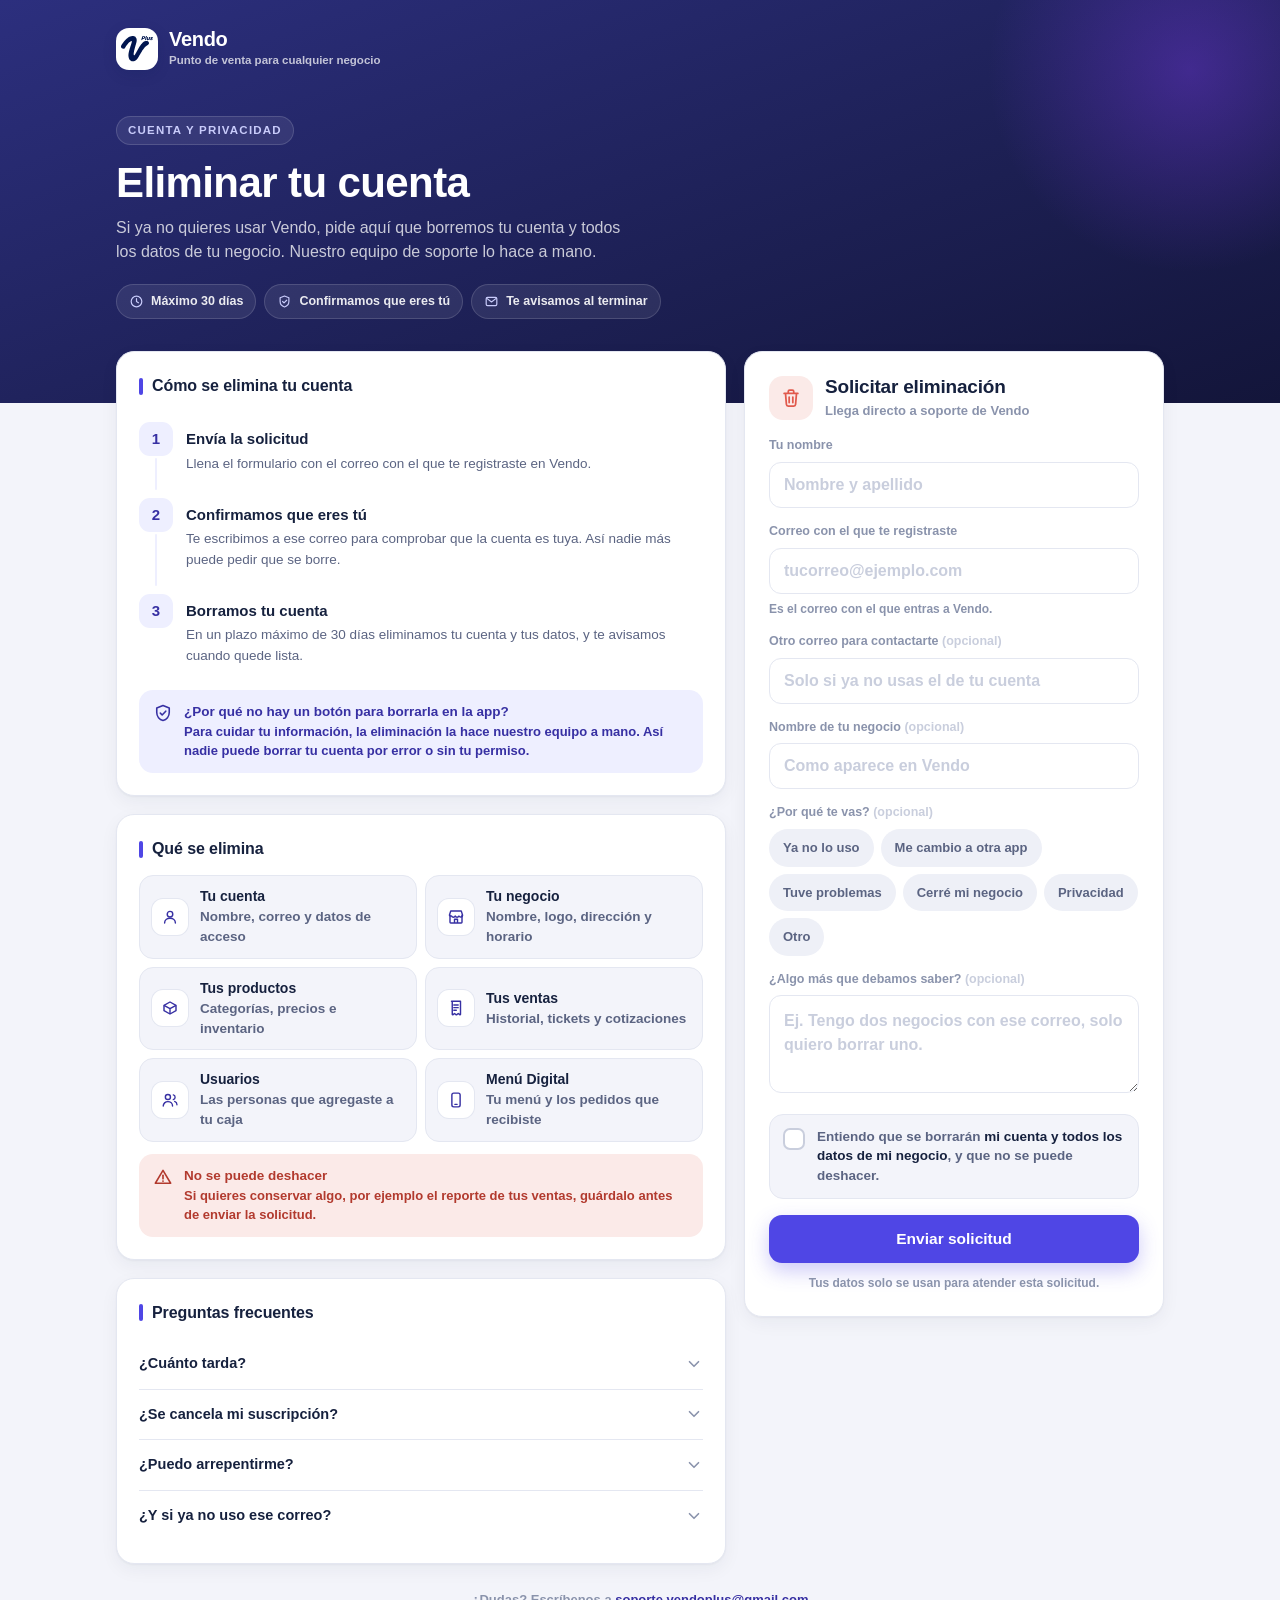
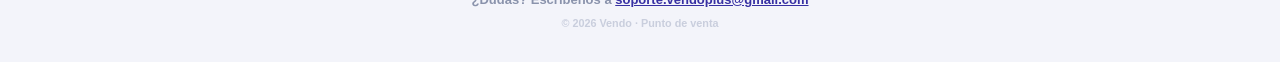
<file: eliminar-cuenta.html>
<!DOCTYPE html>
<html lang="es-MX">
<head>
<meta charset="UTF-8">
<meta name="viewport" content="width=device-width, initial-scale=1, viewport-fit=cover">
<title>Eliminar cuenta · Vendo</title>
<meta name="description" content="Pide que eliminemos tu cuenta de Vendo y todos los datos de tu negocio. Llena el formulario y nuestro equipo de soporte se encarga.">
<meta name="theme-color" content="#1C1F52">
<link rel="icon" href="/favicon.ico?v=3" sizes="48x48">
<link rel="icon" type="image/svg+xml" href="/icon.svg?v=3">
<link rel="apple-touch-icon" sizes="180x180" href="/apple-touch-icon.png?v=2">
<style>
  /* Mismos colores, letra y formas que el punto de venta Vendo */
  :root{
    --brand:#4F46E5;
    --brand-2:#7C3AED;
    --brand-soft:#EEEFFF;
    --brand-ink:#3730A3;
    --brand-rgb:79,70,229;

    --bg:#F3F4FA;
    --surface:#FFFFFF;
    --surface-alt:#EEF0F7;
    --ink:#16213E;
    --ink-mid:#5B6482;
    --ink-soft:#8A93AC;
    --ink-faint:#C9CEDD;
    --border:#E4E7F1;
    --danger:#E1594C;
    --danger-bg:#FBEAE8;
    --danger-ink:#B23A2E;
    --warn-bg:#FFF4D9;
    --warn-ink:#8A6A18;
    --success:#33A873;
    --success-bg:#E7F7EF;

    --radius-card:18px;
    --radius-btn:13px;
    --shadow-card:0 1px 2px rgba(22,33,62,.04), 0 6px 18px rgba(22,33,62,.05);
    --hero:linear-gradient(160deg,#2C2F7E 0%, #1C1F52 62%, #13153A 100%);
    --sans:-apple-system, BlinkMacSystemFont, 'Segoe UI', Roboto, 'Helvetica Neue', Arial, sans-serif;
    --mono:'SFMono-Regular', ui-monospace, 'Courier New', Courier, monospace;
  }
  *{ box-sizing:border-box; }
  html{ -webkit-text-size-adjust:100%; }
  body{
    margin:0; font-family:var(--sans); background:var(--bg); color:var(--ink);
    -webkit-font-smoothing:antialiased; line-height:1.5;
  }
  button, input, select, textarea{ font-family:inherit; }
  button{ cursor:pointer; }
  a{ color:var(--brand-ink); font-weight:700; }
  svg{ display:block; }
  :focus-visible{ outline:2px solid var(--brand); outline-offset:2px; }
  .wrap{ width:100%; max-width:1080px; margin:0 auto; padding:0 16px; }

  /* ---------- Encabezado ---------- */
  .hero{
    background:var(--hero); color:#fff; position:relative; overflow:hidden;
    padding:calc(18px + env(safe-area-inset-top)) 0 64px;
  }
  .hero::after{
    content:''; position:absolute; right:-120px; top:-140px; width:420px; height:420px; border-radius:50%;
    background:radial-gradient(circle, rgba(124,58,237,.38), rgba(124,58,237,0) 68%); pointer-events:none;
  }
  .hero .wrap{ position:relative; z-index:1; }
  .brand{ display:inline-flex; align-items:center; gap:11px; color:#fff; text-decoration:none; }
  .brand-mark{
    width:42px; height:42px; border-radius:13px; flex-shrink:0;
    background:linear-gradient(135deg, var(--brand), var(--brand-2));
    display:flex; align-items:center; justify-content:center; box-shadow:0 8px 20px rgba(0,0,0,.25);
  }
  .brand-mark svg{ width:22px; height:22px; }
  .brand b{ display:block; font-size:20px; font-weight:800; letter-spacing:-.3px; line-height:1.1; }
  .brand small{ display:block; font-size:11.5px; font-weight:600; opacity:.72; margin-top:2px; }
  .hero-txt{ margin-top:34px; max-width:600px; }
  .eyebrow{
    display:inline-block; font-size:11.5px; font-weight:800; letter-spacing:1.2px; text-transform:uppercase;
    color:#C9CCFB; background:rgba(255,255,255,.08); border:1px solid rgba(255,255,255,.14);
    padding:5px 11px; border-radius:999px;
  }
  .hero h1{ font-size:34px; line-height:1.12; font-weight:800; letter-spacing:-.6px; margin:14px 0 10px; }
  .hero p{ font-size:16px; font-weight:500; color:rgba(255,255,255,.76); margin:0; max-width:520px; }
  .chips{ display:flex; flex-wrap:wrap; gap:8px; margin-top:20px; }
  .chips svg{ width:15px; height:15px; color:#C9CCFB; flex-shrink:0; }
  .chips span{
    display:inline-flex; align-items:center; gap:7px;
    font-size:12.5px; font-weight:700; color:rgba(255,255,255,.9);
    background:rgba(255,255,255,.08); border:1px solid rgba(255,255,255,.14);
    padding:7px 12px; border-radius:999px;
  }

  /* ---------- Contenido ---------- */
  .main{
    display:grid; gap:14px; margin-top:-36px; position:relative; z-index:2;
    grid-template-areas:'steps' 'form' 'del' 'faq';
  }
  .card{
    background:var(--surface); border:1px solid var(--border); border-radius:var(--radius-card);
    box-shadow:var(--shadow-card); padding:20px 18px; min-width:0;
  }
  .a-steps{ grid-area:steps; }
  .a-form{ grid-area:form; }
  .a-del{ grid-area:del; }
  .a-faq{ grid-area:faq; }

  .section-title{
    font-size:16px; font-weight:800; color:var(--ink); margin:0 0 14px;
    display:flex; align-items:center; gap:9px; letter-spacing:-.1px;
  }
  .section-title::before{ content:''; display:block; width:4px; height:17px; border-radius:3px; background:var(--brand); flex-shrink:0; }

  .steps{ list-style:none; margin:0; padding:0; display:grid; gap:4px; }
  .steps li{ display:flex; gap:13px; padding:10px 0; position:relative; }
  .steps li:not(:last-child)::after{
    content:''; position:absolute; left:16px; top:46px; bottom:-6px; width:2px; border-radius:2px; background:var(--brand-soft);
  }
  .num{
    width:34px; height:34px; border-radius:11px; flex-shrink:0; display:flex; align-items:center; justify-content:center;
    background:var(--brand-soft); color:var(--brand-ink); font-weight:800; font-size:15px;
  }
  .steps b{ display:block; font-size:15px; font-weight:800; margin-top:6px; }
  .steps p{ margin:3px 0 0; font-size:13.5px; color:var(--ink-mid); font-weight:500; }

  .note{
    margin-top:14px; display:flex; gap:11px; align-items:flex-start;
    background:var(--brand-soft); color:var(--brand-ink); border-radius:14px; padding:12px 14px;
    font-size:13px; font-weight:600; line-height:1.45;
  }
  .note svg{ width:20px; height:20px; flex-shrink:0; margin-top:1px; }
  .note b{ display:block; font-size:13.5px; font-weight:800; margin-bottom:2px; }

  .del-list{ list-style:none; margin:0; padding:0; display:grid; grid-template-columns:1fr; gap:8px; }
  .del-list li{
    display:flex; align-items:center; gap:12px; background:var(--bg); border:1px solid var(--border);
    border-radius:14px; padding:10px 12px; font-size:13.5px; font-weight:600; color:var(--ink-mid);
  }
  .del-list .ico{
    width:36px; height:36px; border-radius:11px; background:var(--surface); box-shadow:0 0 0 1px var(--border);
    display:flex; align-items:center; justify-content:center; flex-shrink:0; color:var(--brand-ink);
  }
  .del-list .ico svg{ width:18px; height:18px; }
  .del-list b{ display:block; color:var(--ink); font-size:14px; font-weight:800; }
  .warn{
    margin-top:12px; display:flex; gap:11px; align-items:flex-start;
    background:var(--danger-bg); color:var(--danger-ink); border-radius:14px; padding:12px 14px;
    font-size:13px; font-weight:600; line-height:1.45;
  }
  .warn svg{ width:20px; height:20px; flex-shrink:0; margin-top:1px; }
  .warn b{ display:block; font-size:13.5px; font-weight:800; margin-bottom:2px; }

  .faq details{ border-bottom:1px solid var(--border); }
  .faq details:last-child{ border-bottom:none; }
  .faq summary{
    list-style:none; cursor:pointer; padding:14px 0; font-size:14.5px; font-weight:800;
    display:flex; align-items:center; justify-content:space-between; gap:12px;
  }
  .faq summary::-webkit-details-marker{ display:none; }
  .faq summary svg{ width:18px; height:18px; color:var(--ink-soft); flex-shrink:0; transition:transform .18s ease; }
  .faq details[open] summary svg{ transform:rotate(180deg); }
  .faq details p{ margin:-4px 0 14px; font-size:13.5px; color:var(--ink-mid); font-weight:500; }

  /* ---------- Formulario ---------- */
  .form-head{ display:flex; align-items:center; gap:12px; margin-bottom:16px; }
  .form-ico{
    width:44px; height:44px; border-radius:14px; flex-shrink:0; background:var(--danger-bg); color:var(--danger);
    display:flex; align-items:center; justify-content:center;
  }
  .form-ico svg{ width:22px; height:22px; }
  .form-head h2{ margin:0; font-size:19px; font-weight:800; letter-spacing:-.2px; line-height:1.2; }
  .form-head p{ margin:2px 0 0; font-size:13px; color:var(--ink-soft); font-weight:600; }

  .field{ margin-bottom:14px; }
  .field label, .field .label{ display:block; font-size:12.5px; font-weight:700; color:var(--ink-soft); margin-bottom:7px; }
  .field label i, .field .label i{ font-style:normal; font-weight:600; color:var(--ink-faint); }
  .field input, .field select, .field textarea{
    width:100%; border:1.5px solid var(--border); border-radius:12px; padding:13px 14px;
    font-size:16px; background:var(--surface); color:var(--ink); font-weight:600; outline:none;
    transition:border-color .15s ease, background .15s ease;
  }
  .field textarea{ resize:vertical; min-height:84px; line-height:1.45; }
  .field input::placeholder, .field textarea::placeholder{ color:var(--ink-faint); font-weight:600; }
  .field input:focus, .field select:focus, .field textarea:focus{ border-color:var(--brand); }
  .field select{
    appearance:none; -webkit-appearance:none; padding-right:34px;
    background-image:url("data:image/svg+xml,%3Csvg xmlns='http://www.w3.org/2000/svg' viewBox='0 0 24 24' fill='none' stroke='%238A93AC' stroke-width='2.2' stroke-linecap='round' stroke-linejoin='round'%3E%3Cpath d='m6 9 6 6 6-6'/%3E%3C/svg%3E");
    background-repeat:no-repeat; background-position:right 11px center; background-size:16px;
  }
  .field-hint{ font-size:12px; margin-top:6px; font-weight:600; color:var(--ink-soft); }
  .field-error{ display:none; font-size:12px; margin-top:6px; font-weight:700; color:var(--danger); }
  .field.has-error input, .field.has-error select, .field.has-error textarea{ border-color:var(--danger); background:var(--danger-bg); }
  .field.has-error .field-error{ display:block; }
  .field.has-error .field-hint{ display:none; }

  .chip-row{ display:flex; flex-wrap:wrap; gap:7px; position:relative; }
  .chip-row input, .field .chip-row input{ position:absolute; left:0; top:0; width:1px; height:1px; padding:0; margin:0; border:0; opacity:0; pointer-events:none; }
  .chip-row label{
    margin:0; display:inline-flex; align-items:center; padding:8px 13px; border-radius:999px; cursor:pointer;
    background:var(--surface-alt); color:var(--ink-mid); font-size:13px; font-weight:700; border:1.5px solid transparent;
    transition:background .15s ease, color .15s ease;
  }
  .chip-row input:checked + label{ background:var(--brand); color:#fff; box-shadow:0 4px 10px rgba(var(--brand-rgb),.28); }
  .chip-row input:focus-visible + label{ outline:2px solid var(--brand); outline-offset:2px; }

  .check{
    display:flex; gap:12px; align-items:flex-start; cursor:pointer; margin:4px 0 16px;
    background:var(--bg); border:1.5px solid var(--border); border-radius:14px; padding:12px 13px;
    font-size:13.5px; font-weight:600; color:var(--ink-mid); line-height:1.45;
  }
  .check{ position:relative; }
  .check input{ position:absolute; left:0; top:0; width:1px; height:1px; margin:0; opacity:0; pointer-events:none; }
  .check .box{
    width:22px; height:22px; border-radius:7px; border:2px solid var(--ink-faint); background:var(--surface);
    flex-shrink:0; display:flex; align-items:center; justify-content:center; color:#fff; margin-top:1px;
    transition:background .15s ease, border-color .15s ease;
  }
  .check .box svg{ width:14px; height:14px; opacity:0; }
  .check input:checked + .box{ background:var(--brand); border-color:var(--brand); }
  .check input:checked + .box svg{ opacity:1; }
  .check input:focus-visible + .box{ outline:2px solid var(--brand); outline-offset:2px; }
  .check b{ color:var(--ink); }
  .check.has-error{ border-color:var(--danger); background:var(--danger-bg); }

  .hp{ position:absolute !important; left:-9999px !important; width:1px; height:1px; overflow:hidden; }

  .btn{
    display:inline-flex; align-items:center; justify-content:center; gap:8px;
    border:none; border-radius:var(--radius-btn); padding:15px 18px; font-size:15.5px; font-weight:800;
    background:var(--surface-alt); color:var(--ink); text-decoration:none; transition:transform .12s ease, opacity .15s ease;
  }
  .btn:active{ transform:scale(.98); }
  .btn svg{ width:18px; height:18px; }
  .btn.primary{ background:var(--brand); color:#fff; box-shadow:0 8px 20px rgba(var(--brand-rgb),.28); }
  .btn.ghost{ background:var(--surface); border:1.5px solid var(--border); color:var(--ink); }
  .btn.block{ width:100%; }
  .btn[disabled]{ opacity:.65; cursor:default; transform:none; }
  .spin{ width:18px; height:18px; border-radius:50%; border:2.5px solid rgba(255,255,255,.4); border-top-color:#fff; animation:spin .7s linear infinite; }
  @keyframes spin{ to{ transform:rotate(360deg); } }
  .fine{ margin:12px 0 0; font-size:12px; color:var(--ink-soft); font-weight:600; text-align:center; line-height:1.45; }

  /* ---------- Resultado ---------- */
  .result{ text-align:center; padding:8px 2px 2px; }
  .result-ico{
    width:68px; height:68px; border-radius:22px; margin:0 auto 14px; display:flex; align-items:center; justify-content:center;
    background:var(--success-bg); color:var(--success);
  }
  .result-ico svg{ width:34px; height:34px; }
  .result.fail .result-ico{ background:var(--warn-bg); color:var(--warn-ink); }
  .result h2{ margin:0; font-size:21px; font-weight:800; letter-spacing:-.3px; }
  .result > p{ margin:8px auto 0; max-width:360px; font-size:14px; color:var(--ink-mid); font-weight:500; }
  .folio{
    display:inline-block; margin-top:14px; padding:7px 15px; border-radius:999px;
    background:var(--brand); color:#fff; font-family:var(--mono); font-weight:800; font-size:14px; letter-spacing:1px;
  }
  .summary{ text-align:left; margin:16px 0 0; background:var(--bg); border:1px solid var(--border); border-radius:14px; padding:4px 14px; }
  .summary div{ display:flex; justify-content:space-between; gap:14px; padding:9px 0; border-bottom:1px dashed var(--border); font-size:13px; }
  .summary div:last-child{ border-bottom:none; }
  .summary span{ color:var(--ink-soft); font-weight:600; white-space:nowrap; }
  .summary b{ text-align:right; font-weight:700; word-break:break-word; }
  .result-actions{ display:grid; gap:9px; margin-top:16px; }
  .result .fine a{ font-weight:800; }

  /* ---------- Pie ---------- */
  .foot{ padding-top:26px; padding-bottom:calc(30px + env(safe-area-inset-bottom)); text-align:center; font-size:13px; color:var(--ink-soft); font-weight:600; }
  .foot a{ color:var(--brand-ink); }
  .foot small{ display:block; margin-top:6px; color:var(--ink-faint); }

  .toast{
    position:fixed; left:50%; bottom:calc(22px + env(safe-area-inset-bottom)); transform:translate(-50%, 20px);
    background:var(--ink); color:#fff; font-size:13.5px; font-weight:700; padding:11px 16px; border-radius:12px;
    box-shadow:0 10px 26px rgba(22,33,62,.25); opacity:0; pointer-events:none; transition:opacity .2s ease, transform .2s ease; z-index:50;
    max-width:calc(100% - 32px); text-align:center;
  }
  .toast.show{ opacity:1; transform:translate(-50%, 0); }

  @media (min-width:600px){
    .del-list{ grid-template-columns:1fr 1fr; }
    .card{ padding:22px 22px; }
  }
  @media (min-width:900px){
    .hero{ padding-top:28px; padding-bottom:84px; }
    .hero h1{ font-size:42px; }
    .hero-txt{ margin-top:46px; }
    .main{
      grid-template-columns:minmax(0,1fr) 420px; gap:18px; align-items:start; margin-top:-52px;
      grid-template-areas:'steps form' 'del form' 'faq form';
      grid-template-rows:auto auto 1fr;
    }
    .a-form{ position:sticky; top:20px; padding:24px; }
  }
  @media (max-width:380px){
    .hero h1{ font-size:30px; }
  }
  @media (prefers-reduced-motion:reduce){
    *{ transition:none !important; }
    .spin{ animation-duration:1.6s; }
  }
</style>
<style>
/* ===== LOGO NUEVO DE VENDO PLUS (V azul marino sobre blanco) =====
   El cuadrito del logo ahora es blanco y la V va en azul marino #01164F.
   El dibujo es vectorial (SVG): se ve nítido en cualquier tamaño. */
.brand-mark, .auth-brand-mark, #splash .splash-mark, .logo{
  background:#fff !important; color:#01164F;
  box-shadow:0 4px 14px rgba(1,22,79,.16) !important;
}
#splash .splash-mark{ box-shadow:0 14px 34px rgba(1,22,79,.18) !important; }
.brand-mark svg.vp-logo, .auth-brand-mark svg.vp-logo, .logo svg.vp-logo{ width:76% !important; height:auto !important; }
#splash .splash-mark svg.vp-logo{ width:74% !important; height:auto !important; }
</style>
</head>
<body>

<header class="hero">
  <div class="wrap">
    <span class="brand" aria-label="Vendo">
      <span class="brand-mark"><svg class="vp-logo" viewBox="0 0 653 518" xmlns="http://www.w3.org/2000/svg" aria-hidden="true"><path fill="#01164F" fill-rule="evenodd" d="M235 519.3C230 518.8 223.9 517.4 218 515.5C213.2 513.9 204.8 509.7 199.6 506.2C194.8 503 194 502.4 189.5 498.3C179.8 489.7 171 477.4 165.2 464.4C158.5 449.2 154.8 434.2 153 415.4C151.9 404 151.8 396.6 152.4 385.5C152.7 379.1 154.1 365.1 154.9 359.6C155.1 358.2 155.3 356.2 155.5 355C156.6 346.5 160.7 324.7 162.5 317.4C162.6 316.8 163.3 314 164 311.1C166.3 301.2 172 280.4 175.5 269.4C175.9 268.1 176.7 265.5 177.2 263.5C180.1 253.8 183 244.5 190.1 223.2C191.9 217.8 193.6 212.5 193.9 211.5C194.4 209.7 196.1 204.5 205.2 177.4C207.4 170.8 210.1 162.8 211 159.6C212 156.5 213.3 152.4 213.9 150.5C214.5 148.6 215.5 145.2 216.1 142.8C216.8 140.3 217.7 137 218.1 135.4C220.8 125.9 221.8 116.6 220.7 112.5C220 110.2 219.2 108.5 218.1 107.3C215 103.9 209.1 103.6 201.9 106.6C192.4 110.5 182.7 117.4 169.2 129.6C164.4 134 152.4 146.2 148.2 150.9C146.4 153 144 155.7 142.9 156.9C135.7 164.9 123.8 180.5 113.1 195.9C107.7 203.6 103 210.9 96.4 221.6C88 235.4 84 241.6 81.4 244.6C78.8 247.7 74.1 252.2 71.9 253.8C67.5 256.7 61.1 259.3 55.8 260.3C53.5 260.7 51.9 260.8 48.4 260.8C42 260.9 39.5 260.4 32.1 258.2C29.1 257.3 21.7 253.4 17.9 250.7C13.9 247.8 9.8 243.4 6.7 238.8C-0.4 228 -2 217.8 1.3 205C2.7 199.5 5.4 193.2 10.3 184.3C18.8 168.6 28.3 154.6 46 131.6C62.4 110.4 75.3 95.7 94.4 76.6C99.7 71.2 106.1 65.1 108.6 62.9C111.1 60.7 113.9 58.2 114.8 57.4C117.7 54.6 128.4 45.9 133.6 42C152.5 27.9 168.5 18.6 187 11.4C200.9 5.9 215.9 2.4 229.7 1.2C235 0.8 247 1.1 251.2 1.7C264.7 3.8 274.4 7 283.6 12.4C291.1 16.8 298.6 23 303 28.8C307.9 35 311.6 41.1 314 46.8C318.5 57.8 320.3 65.6 321.1 78C322 91.5 321 103.9 317.6 120.4C316.5 125.7 313 140.4 312.4 142.5C312.2 143.1 311.6 145.4 311 147.5C310.4 149.6 309.6 152.7 309.1 154.4C308 157.9 306.7 162.5 305.1 168.4C304.5 170.7 303.3 174.7 302.6 177.2C301.2 181.7 300.2 185.3 299.9 186.4C299.9 186.6 299.2 189 298.4 191.6C297.7 194.2 296.8 197.5 296.4 198.9C296 200.2 295.2 203.2 294.5 205.4C293.3 209.4 292.5 212.1 290.9 218.2C289.4 223.7 288 228.7 287.3 230.9C287 232 285.9 236 284.9 239.9C283.8 243.7 282.3 249.1 281.6 251.8C280.8 254.4 279.9 257.6 279.6 258.9C279.3 260.1 278.5 263.2 277.8 265.8C276 272.1 274.5 277.9 273 284.2C272.3 287.2 271.5 290.8 271.1 292.1C268.9 301.2 268.2 304.6 266 315.4C263.2 329.8 261.3 340.9 260.6 348C260.4 350 260.1 352.8 260 354.1C259.9 355.5 259.6 359.7 259.5 363.5C259 380.8 261.2 392.1 265.9 395.7C267.3 396.7 268.4 397 270.5 397C272 397 272.5 396.9 273.9 396.1C280.8 392.5 286.3 384.3 305 349.9C306.4 347.3 309.2 342.2 311.1 338.6C316.3 329.2 319.1 323.9 321.5 319.4C324.3 314 328.7 305.8 330.7 302.1C332.7 298.6 336.2 292.3 338.9 287.2C340 285.3 341.5 282.4 342.4 281C343.2 279.6 344.9 276.6 346.1 274.4C347.3 272.2 349 269.3 349.8 268C351.5 265.1 354.6 259.7 355.9 257.4C356.4 256.4 358.5 252.8 360.6 249.2C362.7 245.7 365 241.9 365.7 240.8C367.5 237.7 375.1 225.4 377.2 222.1C378.2 220.6 379.7 218.2 380.7 216.8C383.9 211.8 393 198.1 395.5 194.4C401.7 185.4 411.8 171.9 416.6 166C417.4 165 419.1 162.9 420.4 161.4C427.2 152.9 437.8 141.7 446 134.2C457.4 123.8 470.9 114.8 482.1 109.8C490.1 106.3 494.9 104.7 502.2 103.1C508.2 101.9 510.9 101.6 518.6 101.6C526.6 101.6 528.1 101.8 534.2 103.1C540.3 104.5 543.4 105.6 548.4 108.1C556.6 112.3 561.2 116 566 122.4C568.4 125.7 569.7 128.1 570.9 131.6C572.5 136.7 573.2 141.8 572.8 146.1C572.1 152.1 570.9 156.8 568.4 161.9C564.6 169.7 556.8 178.7 548.1 185.3C546.2 186.7 535.5 193.9 531.9 196.1C524.7 200.6 513.9 208.7 504.5 216.8C499.9 220.6 486.2 234.4 481.6 239.6C475.5 246.7 463.7 261.1 460.8 265.2C460.2 266.1 458.7 268.2 457.5 269.8C455.7 272.2 452.2 277 448.1 282.9C446.3 285.5 433.2 305.2 430.2 309.8C428.7 312.2 426.5 315.6 425.2 317.5C424.1 319.4 421.8 323 420.1 325.6C418.5 328.2 416.6 331.3 415.9 332.4C414.1 335.1 412.1 338.3 406.9 346.9C404.5 350.9 401.9 355.1 401.1 356.2C400.4 357.4 399.1 359.6 398.2 361C394.7 366.9 390.1 374.8 388.4 377.8C387.4 379.5 386.2 381.5 385.7 382.4C385.2 383.2 383.7 385.8 382.4 388.2C379.6 393.2 378.3 395.4 375 401.1C373.7 403.3 371.8 406.7 370.7 408.6C369.6 410.5 368.1 413.1 367.4 414.2C366.7 415.4 365.7 417.1 365.2 418C361.2 425.2 359.3 428.4 355 435.1C345.6 450.1 340.4 457.5 331.3 468.6C321.9 480.2 314.4 487.7 303.8 495.9C294.5 503.2 287 507.7 276.9 512.1C267.8 516 261.5 517.8 252.4 518.9C248.7 519.3 238.2 519.6 235 519.3ZM616.1 85.5C606.9 84.8 596.6 80.1 593.8 75.3C592.9 73.7 592.9 71.4 593.8 69.4C594.8 67.5 596.8 65.6 598.7 64.7C600.1 64 600.5 63.9 602 64.1C603.9 64.2 605.2 64.8 609.1 67.2C611.7 68.9 613.5 69.8 616 70.6C617.3 71 618.2 71.1 620.9 71.1C623.7 71.1 624.3 71 625.4 70.5C628.7 69.1 629.4 66 626.8 64.1C626.4 63.7 623.6 62.4 620.7 61.1C614.4 58.4 612.9 57.6 610.5 56.1C606.6 53.6 604.3 50.6 603.3 46.7C602.7 44.4 603 40 603.9 37.4C606.2 30.1 611.8 24.8 619.4 22.7C624.1 21.3 625.1 21.1 629.9 21.2C633.7 21.2 634.9 21.3 637.8 21.8C645.6 23.3 651.2 26.1 653.2 29.5C653.8 30.5 653.9 30.9 653.9 32.6C653.9 34.3 653.8 34.8 653.1 36C651.6 38.9 649.9 40.5 647.3 41C645.4 41.4 643.8 41 641 39.3C636.2 36.5 632.6 35.2 629.2 35.2C627.1 35.2 625.9 35.5 624.7 36.3C622.1 38.1 622.1 41.1 624.7 42.8C625.8 43.5 627.7 44.4 632.5 46.4C642.5 50.5 647.2 55.1 648 61.4C648.3 63.3 648.3 64 647.9 66.2C646.4 75.4 640.3 81.8 630.8 84.2C626 85.4 621.1 85.9 616.1 85.5ZM541.1 85.2C537.2 84.8 534.4 83.4 531.5 80.5C529.7 78.8 529.1 78 528.3 76.2C526.6 72.6 526 69.1 526.5 65.2C526.8 63 528 57.6 530.4 49C531 46.7 531.8 43.9 532.2 42.6C532.5 41.4 533.5 37.7 534.3 34.5C536 27.8 536.5 26.5 538.1 24.9C540.3 22.7 543.1 21.9 547.5 22.1C551.6 22.2 553.7 23.3 555 25.8C556.1 27.9 556 28.9 553.8 37.5C552.7 41.8 551 48 550.1 51.2C548.1 58.3 547.8 60.4 548.2 62.4C548.8 65.3 550.7 67 554 67.5C559 68.3 564.1 65.6 566.4 61.1C567.7 58.7 569 54.1 571.8 43.5C574.1 34.2 575.9 28 576.3 27.1C577.9 23.8 581.5 22 586.7 22C591.1 22 593.8 23.3 595.1 26.1C596.2 28.4 596.2 29.2 594.6 35.4C592.9 42.1 590.2 52 589.2 55.2C587.4 61.4 585.4 68.6 583.6 75.3C583.2 77 582.5 79 582.2 79.7C581.4 81.2 579.6 82.9 577.8 83.7C576.4 84.3 576.2 84.4 572.1 84.4C567.9 84.4 567.8 84.4 566.4 83.6C564.2 82.5 563.4 81.3 563.3 78.9C563.2 76.6 562.9 76.5 561.1 78.3C557.2 82.5 553.1 84.6 547.6 85.2C545.1 85.5 543.4 85.5 541.1 85.2ZM422.4 84.4C420.1 84 418.9 83.3 417.6 81.9C415.8 80 415.5 77.5 416.7 73.7C417.8 70.3 419.1 65.7 420.2 61C420.8 58.7 421.7 55.4 422.2 53.5C422.8 51.6 423.7 48.2 424.4 45.9C425 43.5 426.1 39.5 426.9 37C427.6 34.5 428.5 31.3 428.8 30C432.6 16 434.4 9.9 434.9 8.9C435.8 7.3 437.7 5.6 439.7 4.7L441.4 3.9L456.9 3.9L472.4 3.9L475.5 4.6C481.8 6 485.2 7.6 488.9 11.1C491.9 13.9 493.9 17 495.1 20.9C495.6 22.5 495.8 23.6 495.9 26.3C496.1 30.6 495.8 33.4 494.6 37.1C491.5 47 484 54.1 472.9 58C466.3 60.2 463.8 60.5 451.5 60.5C446.2 60.5 442.3 60.6 442 60.7C441.8 60.9 441.4 61.3 441.3 61.7C441 62.5 437.5 74.8 437 76.8C436.5 78.9 435.9 80.2 434.5 81.6C433 83.2 431.1 84.1 428.4 84.5C426 84.8 424.6 84.8 422.4 84.4ZM498.4 84.5C495.3 84.2 492.6 82.4 491.6 80.1C491.1 78.9 491.2 76.2 491.7 74.1C492 73.2 492.8 70.2 493.5 67.5C494.2 64.8 495 61.7 495.4 60.6C496.7 56.3 497.6 52.9 499.2 46.4C500.2 42.7 501.3 38.4 501.7 37C502.2 35.6 503.2 31.7 504.1 28.4C505 25.1 506.3 20.6 506.9 18.5C507.5 16.4 508.4 12.9 509 10.8C510.6 4.8 511.5 3.3 514.1 1.8C516.2 0.6 518.2 0.2 521.5 0.3C524.9 0.5 526.3 0.9 527.9 2.3C529.6 3.8 530.1 5 530.1 7.4C530.1 9.4 530 9.9 526.5 22.2C526.1 23.7 525 27.6 524.1 31C523.2 34.4 521.8 39.7 520.9 42.8C520 45.8 518.9 49.7 518.5 51.4C518.1 53 516.9 57.2 516 60.6C515 64 513.6 69.2 512.9 72.2C512.1 75.2 511.2 78.2 510.9 78.9C510.1 80.6 508.4 82.5 506.8 83.3C504.9 84.4 501.5 84.8 498.4 84.5ZM463.4 42.5C469.9 40.4 473.8 35.9 473.8 30.5C473.8 26.9 472.1 24.2 468.9 22.7C466.6 21.7 465.3 21.5 458.8 21.5C453.4 21.5 453 21.5 452.5 22C452.2 22.3 451.9 22.8 451.9 23.2C451.5 24.8 448.4 36.6 447.8 39C446.9 42.2 446.8 42.7 447.6 43C447.9 43.1 451 43.2 454.9 43.2C461.1 43.1 461.8 43 463.4 42.5Z"/></svg></span>
      <span><b>Vendo</b><small>Punto de venta para cualquier negocio</small></span>
    </span>

    <div class="hero-txt">
      <span class="eyebrow">Cuenta y privacidad</span>
      <h1>Eliminar tu cuenta</h1>
      <p>Si ya no quieres usar Vendo, pide aquí que borremos tu cuenta y todos los datos de tu negocio. Nuestro equipo de soporte lo hace a mano.</p>
      <div class="chips">
        <span><svg viewBox="0 0 24 24" fill="none" aria-hidden="true"><circle cx="12" cy="12" r="8.5" stroke="currentColor" stroke-width="1.9"/><path d="M12 7.2V12l3.1 2" stroke="currentColor" stroke-width="1.9" stroke-linecap="round" stroke-linejoin="round"/></svg>Máximo 30 días</span>
        <span><svg viewBox="0 0 24 24" fill="none" aria-hidden="true"><path d="M12 3.2 5 6v6c0 4.2 3 7.4 7 8.8 4-1.4 7-4.6 7-8.8V6l-7-2.8Z" stroke="currentColor" stroke-width="1.9" stroke-linejoin="round"/><path d="m9 12 2.2 2.2L15.5 10" stroke="currentColor" stroke-width="1.9" stroke-linecap="round" stroke-linejoin="round"/></svg>Confirmamos que eres tú</span>
        <span><svg viewBox="0 0 24 24" fill="none" aria-hidden="true"><rect x="3.5" y="5.5" width="17" height="13" rx="2.2" stroke="currentColor" stroke-width="1.9"/><path d="m4.5 7 7.5 5.8L19.5 7" stroke="currentColor" stroke-width="1.9" stroke-linecap="round" stroke-linejoin="round"/></svg>Te avisamos al terminar</span>
      </div>
    </div>
  </div>
</header>

<main class="wrap main">

  <!-- Cómo funciona -->
  <section class="card a-steps" aria-labelledby="t-steps">
    <h2 class="section-title" id="t-steps">Cómo se elimina tu cuenta</h2>
    <ol class="steps">
      <li>
        <span class="num">1</span>
        <div><b>Envía la solicitud</b><p>Llena el formulario con el correo con el que te registraste en Vendo.</p></div>
      </li>
      <li>
        <span class="num">2</span>
        <div><b>Confirmamos que eres tú</b><p>Te escribimos a ese correo para comprobar que la cuenta es tuya. Así nadie más puede pedir que se borre.</p></div>
      </li>
      <li>
        <span class="num">3</span>
        <div><b>Borramos tu cuenta</b><p>En un plazo máximo de 30 días eliminamos tu cuenta y tus datos, y te avisamos cuando quede lista.</p></div>
      </li>
    </ol>
    <div class="note">
      <svg viewBox="0 0 24 24" fill="none" aria-hidden="true"><path d="M12 3 4.5 6v5.5c0 4.6 3.2 8.4 7.5 9.5 4.3-1.1 7.5-4.9 7.5-9.5V6L12 3Z" stroke="currentColor" stroke-width="1.9" stroke-linejoin="round"/><path d="m8.8 12.2 2.2 2.2 4.3-4.6" stroke="currentColor" stroke-width="1.9" stroke-linecap="round" stroke-linejoin="round"/></svg>
      <span><b>¿Por qué no hay un botón para borrarla en la app?</b>Para cuidar tu información, la eliminación la hace nuestro equipo a mano. Así nadie puede borrar tu cuenta por error o sin tu permiso.</span>
    </div>
  </section>

  <!-- Formulario -->
  <section class="card a-form" id="formCard" aria-labelledby="t-form">
    <div id="formView">
      <div class="form-head">
        <span class="form-ico">
          <svg viewBox="0 0 24 24" fill="none" aria-hidden="true"><path d="M4.5 7h15M10 11v6M14 11v6M6 7l1 12a2 2 0 0 0 2 1.8h6a2 2 0 0 0 2-1.8L18 7M9 7V5a1.5 1.5 0 0 1 1.5-1.5h3A1.5 1.5 0 0 1 15 5v2" stroke="currentColor" stroke-width="1.9" stroke-linecap="round" stroke-linejoin="round"/></svg>
        </span>
        <div>
          <h2 id="t-form">Solicitar eliminación</h2>
          <p>Llega directo a soporte de Vendo</p>
        </div>
      </div>

      <form id="delForm" novalidate>
        <div class="field" data-f="name">
          <label for="fName">Tu nombre</label>
          <input id="fName" name="name" type="text" autocomplete="name" maxlength="80" placeholder="Nombre y apellido">
          <div class="field-error" id="eName">Escribe tu nombre.</div>
        </div>

        <div class="field" data-f="email">
          <label for="fEmail">Correo con el que te registraste</label>
          <input id="fEmail" name="email" type="email" inputmode="email" autocomplete="email" autocapitalize="off" spellcheck="false" maxlength="100" placeholder="tucorreo@ejemplo.com">
          <div class="field-hint">Es el correo con el que entras a Vendo.</div>
          <div class="field-error">Escribe el correo de tu cuenta.</div>
        </div>

        <div class="field" data-f="alt">
          <label for="fAlt">Otro correo para contactarte <i>(opcional)</i></label>
          <input id="fAlt" name="contact" type="email" inputmode="email" autocapitalize="off" spellcheck="false" maxlength="100" placeholder="Solo si ya no usas el de tu cuenta">
          <div class="field-error">Revisa este correo, parece que falta algo.</div>
        </div>

        <div class="field">
          <label for="fBiz">Nombre de tu negocio <i>(opcional)</i></label>
          <input id="fBiz" name="business" type="text" maxlength="80" placeholder="Como aparece en Vendo">
        </div>

        <div class="field">
          <span class="label" id="lReason">¿Por qué te vas? <i>(opcional)</i></span>
          <div class="chip-row" role="radiogroup" aria-labelledby="lReason">
            <input type="radio" name="reason" id="r1" value="Ya no lo uso"><label for="r1">Ya no lo uso</label>
            <input type="radio" name="reason" id="r2" value="Me cambio a otra app"><label for="r2">Me cambio a otra app</label>
            <input type="radio" name="reason" id="r3" value="Tuve problemas con la app"><label for="r3">Tuve problemas</label>
            <input type="radio" name="reason" id="r4" value="Cerré mi negocio"><label for="r4">Cerré mi negocio</label>
            <input type="radio" name="reason" id="r5" value="Privacidad"><label for="r5">Privacidad</label>
            <input type="radio" name="reason" id="r6" value="Otro"><label for="r6">Otro</label>
          </div>
        </div>

        <div class="field">
          <label for="fMsg">¿Algo más que debamos saber? <i>(opcional)</i></label>
          <textarea id="fMsg" name="message" rows="3" maxlength="600" placeholder="Ej. Tengo dos negocios con ese correo, solo quiero borrar uno."></textarea>
        </div>

        <!-- Si un robot llena este campo, la solicitud no se envía -->
        <div class="hp" aria-hidden="true">
          <label for="fHoney">No llenes este campo</label>
          <input id="fHoney" name="_honey" type="text" tabindex="-1" autocomplete="off">
        </div>

        <label class="check" id="cConfirm">
          <input type="checkbox" id="fConfirm" name="confirm">
          <span class="box"><svg viewBox="0 0 24 24" fill="none" aria-hidden="true"><path d="m5 12.5 4.5 4.5L19 7.5" stroke="currentColor" stroke-width="3" stroke-linecap="round" stroke-linejoin="round"/></svg></span>
          <span>Entiendo que se borrarán <b>mi cuenta y todos los datos de mi negocio</b>, y que no se puede deshacer.</span>
        </label>

        <button class="btn primary block" id="sendBtn" type="submit">Enviar solicitud</button>
        <p class="fine">Tus datos solo se usan para atender esta solicitud.</p>
      </form>
    </div>
    <div id="resultView" hidden aria-live="polite"></div>
  </section>

  <!-- Qué se elimina -->
  <section class="card a-del" aria-labelledby="t-del">
    <h2 class="section-title" id="t-del">Qué se elimina</h2>
    <ul class="del-list">
      <li><span class="ico"><svg viewBox="0 0 24 24" fill="none" aria-hidden="true"><circle cx="12" cy="8.2" r="3.7" stroke="currentColor" stroke-width="1.9"/><path d="M4.8 20c0-3.9 3.2-6.4 7.2-6.4s7.2 2.5 7.2 6.4" stroke="currentColor" stroke-width="1.9" stroke-linecap="round"/></svg></span><span><b>Tu cuenta</b>Nombre, correo y datos de acceso</span></li>
      <li><span class="ico"><svg viewBox="0 0 24 24" fill="none" aria-hidden="true"><path d="M4 9.5V19a1 1 0 0 0 1 1h14a1 1 0 0 0 1-1V9.5" stroke="currentColor" stroke-width="1.9" stroke-linecap="round"/><path d="M3.2 9.5 5 4h14l1.8 5.5a2.6 2.6 0 0 1-4.9 1.2 2.6 2.6 0 0 1-4.9 0 2.6 2.6 0 0 1-4.9 0 2.6 2.6 0 0 1-2.9-1.2Z" stroke="currentColor" stroke-width="1.9" stroke-linejoin="round"/><path d="M10 20v-5h4v5" stroke="currentColor" stroke-width="1.9" stroke-linejoin="round"/></svg></span><span><b>Tu negocio</b>Nombre, logo, dirección y horario</span></li>
      <li><span class="ico"><svg viewBox="0 0 24 24" fill="none" aria-hidden="true"><path d="M4 8.4 12 4l8 4.4v7.2L12 20l-8-4.4V8.4Z" stroke="currentColor" stroke-width="1.9" stroke-linejoin="round"/><path d="M4 8.4 12 12.8m0 0 8-4.4M12 12.8V20" stroke="currentColor" stroke-width="1.9" stroke-linejoin="round"/></svg></span><span><b>Tus productos</b>Categorías, precios e inventario</span></li>
      <li><span class="ico"><svg viewBox="0 0 24 24" fill="none" aria-hidden="true"><path d="M6 3h12v17.2c0 .6-.6 1-1.1.7L15 19.4l-1.9 1.5a1 1 0 0 1-1.2 0L10 19.4l-1.9 1.5c-.5.3-1.1-.1-1.1-.7V3Z" stroke="currentColor" stroke-width="1.9" stroke-linejoin="round"/><path d="M9 8h6M9 11.5h6M9 15h3.5" stroke="currentColor" stroke-width="1.7" stroke-linecap="round"/></svg></span><span><b>Tus ventas</b>Historial, tickets y cotizaciones</span></li>
      <li><span class="ico"><svg viewBox="0 0 24 24" fill="none" aria-hidden="true"><circle cx="9.2" cy="8" r="3.4" stroke="currentColor" stroke-width="1.9"/><path d="M3 20c0-3.4 2.8-5.8 6.2-5.8S15.4 16.6 15.4 20" stroke="currentColor" stroke-width="1.9" stroke-linecap="round"/><path d="M16.4 5.2a3.2 3.2 0 0 1 0 6.2M18.2 13.9c1.9.8 3.1 2.4 3.1 4.5" stroke="currentColor" stroke-width="1.8" stroke-linecap="round"/></svg></span><span><b>Usuarios</b>Las personas que agregaste a tu caja</span></li>
      <li><span class="ico"><svg viewBox="0 0 24 24" fill="none" aria-hidden="true"><rect x="6.5" y="2.8" width="11" height="18.4" rx="2.4" stroke="currentColor" stroke-width="1.9"/><path d="M10.5 17.8h3" stroke="currentColor" stroke-width="1.9" stroke-linecap="round"/></svg></span><span><b>Menú Digital</b>Tu menú y los pedidos que recibiste</span></li>
    </ul>
    <div class="warn">
      <svg viewBox="0 0 24 24" fill="none" aria-hidden="true"><path d="M12 4 2.8 19.5h18.4L12 4Z" stroke="currentColor" stroke-width="1.9" stroke-linejoin="round"/><path d="M12 10v4.2" stroke="currentColor" stroke-width="2" stroke-linecap="round"/><circle cx="12" cy="16.9" r="1.1" fill="currentColor"/></svg>
      <span><b>No se puede deshacer</b>Si quieres conservar algo, por ejemplo el reporte de tus ventas, guárdalo antes de enviar la solicitud.</span>
    </div>
  </section>

  <!-- Preguntas -->
  <section class="card a-faq faq" aria-labelledby="t-faq">
    <h2 class="section-title" id="t-faq">Preguntas frecuentes</h2>
    <details>
      <summary>¿Cuánto tarda?<svg viewBox="0 0 24 24" fill="none" aria-hidden="true"><path d="m6 9 6 6 6-6" stroke="currentColor" stroke-width="2.2" stroke-linecap="round" stroke-linejoin="round"/></svg></summary>
      <p>Te contactamos para confirmar tu identidad y eliminamos tu cuenta en un plazo máximo de 30 días. Te avisamos cuando esté lista.</p>
    </details>
    <details>
      <summary>¿Se cancela mi suscripción?<svg viewBox="0 0 24 24" fill="none" aria-hidden="true"><path d="m6 9 6 6 6-6" stroke="currentColor" stroke-width="2.2" stroke-linecap="round" stroke-linejoin="round"/></svg></summary>
      <p>Si pagas Vendo desde App Store o Google Play, cancela la suscripción en tu tienda de apps. Eliminar la cuenta no detiene los cobros de la tienda.</p>
    </details>
    <details>
      <summary>¿Puedo arrepentirme?<svg viewBox="0 0 24 24" fill="none" aria-hidden="true"><path d="m6 9 6 6 6-6" stroke="currentColor" stroke-width="2.2" stroke-linecap="round" stroke-linejoin="round"/></svg></summary>
      <p>Sí, mientras no la hayamos eliminado. Responde a nuestro mensaje de confirmación o escríbenos a soporte. Una vez eliminada, ya no se puede recuperar.</p>
    </details>
    <details>
      <summary>¿Y si ya no uso ese correo?<svg viewBox="0 0 24 24" fill="none" aria-hidden="true"><path d="m6 9 6 6 6-6" stroke="currentColor" stroke-width="2.2" stroke-linecap="round" stroke-linejoin="round"/></svg></summary>
      <p>Escribe el correo con el que te registraste y agrega otro donde podamos escribirte. Te pediremos algunos datos para comprobar que el negocio es tuyo.</p>
    </details>
  </section>
</main>

<footer class="wrap foot">
  ¿Dudas? Escríbenos a <a href="mailto:soporte.vendoplus@gmail.com">soporte.vendoplus@gmail.com</a>
  <small>© <span id="year">2026</span> Vendo · Punto de venta</small>
</footer>

<div class="toast" id="toast" role="status"></div>

<script>
(function(){
  /* =====================================================
     La solicitud se manda por correo a soporte con FormSubmit
     (formsubmit.co), que no necesita servidor propio.
     La PRIMERA vez que alguien la use, FormSubmit manda a
     soporte.vendoplus@gmail.com un correo para activar el
     formulario: hay que abrirlo y tocar "Activate Form".
     Si algo falla, la página ofrece mandarla desde el correo
     de la persona, con el mensaje ya escrito.
  ===================================================== */
  var SUPPORT = 'soporte.vendoplus@gmail.com';
  var ENDPOINT = 'https://formsubmit.co/ajax/' + SUPPORT;

  var $ = function(id){ return document.getElementById(id); };
  var form = $('delForm');
  var btn = $('sendBtn');
  $('year').textContent = new Date().getFullYear();

  function esc(s){ return String(s).replace(/[&<>"']/g, function(c){ return ({ '&':'&amp;', '<':'&lt;', '>':'&gt;', '"':'&quot;', "'":'&#39;' })[c]; }); }
  function digits(s){ return String(s || '').replace(/\D/g, ''); }
  function toast(msg){
    var t = $('toast'); t.textContent = msg; t.classList.add('show');
    clearTimeout(toast._t); toast._t = setTimeout(function(){ t.classList.remove('show'); }, 2600);
  }

  var EMAIL_RE = /^[^\s@]+@[^\s@]+\.[^\s@]{2,}$/;

  /* ---------- Validación ---------- */
  function fieldOf(name){ return form.querySelector('[data-f="' + name + '"]'); }
  function setErr(name, msg){
    var f = fieldOf(name); if(!f) return;
    f.classList.toggle('has-error', !!msg);
    var e = f.querySelector('.field-error'); if(e && msg) e.textContent = msg;
  }
  function validate(){
    var errs = [];
    var name = $('fName').value.trim();
    var nameMsg = name.length < 3 ? 'Escribe tu nombre.' : '';
    setErr('name', nameMsg); if(nameMsg) errs.push($('fName'));

    var mail = $('fEmail').value.trim();
    var mMsg = !mail ? 'Escribe el correo con el que te registraste.' : (!EMAIL_RE.test(mail) ? 'Revisa tu correo, parece que falta algo.' : '');
    setErr('email', mMsg); if(mMsg) errs.push($('fEmail'));

    var alt = $('fAlt').value.trim();
    var aMsg = alt && !EMAIL_RE.test(alt) ? 'Revisa este correo, parece que falta algo.' : '';
    setErr('alt', aMsg); if(aMsg) errs.push($('fAlt'));

    var ok = $('fConfirm').checked;
    $('cConfirm').classList.toggle('has-error', !ok); if(!ok) errs.push($('fConfirm'));
    return errs;
  }
  ['fName', 'fEmail', 'fAlt'].forEach(function(id){
    $(id).addEventListener('input', function(){ if(this.closest('.field').classList.contains('has-error')) validate(); });
  });
  $('fConfirm').addEventListener('change', function(){ if(this.checked) $('cConfirm').classList.remove('has-error'); });

  /* ---------- Datos de la solicitud ---------- */
  function newFolio(){
    var t = Date.now().toString(36).toUpperCase().slice(-4);
    var r = Math.random().toString(36).toUpperCase().slice(2, 4);
    return 'EC-' + t + r;
  }
  function reasonValue(){ var r = form.querySelector('input[name="reason"]:checked'); return r ? r.value : ''; }
  function collect(){
    var now = new Date();
    return {
      folio: newFolio(),
      name: $('fName').value.trim().slice(0, 80),
      email: $('fEmail').value.trim().toLowerCase().slice(0, 100),
      alt: $('fAlt').value.trim().toLowerCase().slice(0, 100),
      business: $('fBiz').value.trim().slice(0, 80),
      reason: reasonValue(),
      message: $('fMsg').value.trim().slice(0, 600),
      date: now.toLocaleString('es-MX', { dateStyle:'long', timeStyle:'short' })
    };
  }
  function mailText(d){
    return 'Hola, quiero que eliminen mi cuenta de Vendo y todos los datos de mi negocio.\n\n'
      + 'Folio: ' + d.folio + '\n'
      + 'Nombre: ' + d.name + '\n'
      + 'Correo con el que me registré: ' + d.email + '\n'
      + (d.alt ? 'Otro correo para contactarme: ' + d.alt + '\n' : '')
      + (d.business ? 'Negocio: ' + d.business + '\n' : '')
      + (d.reason ? 'Motivo: ' + d.reason + '\n' : '')
      + (d.message ? '\nComentarios: ' + d.message + '\n' : '')
      + '\nEntiendo que se borrarán mi cuenta y todos mis datos, y que no se puede deshacer.\n'
      + 'Fecha: ' + d.date;
  }
  function mailSubject(d){ return 'Eliminar cuenta · ' + d.folio + ' · ' + d.email; }
  function mailtoHref(d){ return 'mailto:' + SUPPORT + '?subject=' + encodeURIComponent(mailSubject(d)) + '&body=' + encodeURIComponent(mailText(d)); }

  /* ---------- Envío ---------- */
  function send(d){
    var payload = {
      _subject: mailSubject(d),
      _template: 'table',
      _captcha: 'false',
      _honey: $('fHoney').value,
      'Folio': d.folio,
      'Solicitud': 'Eliminar la cuenta y todos los datos del negocio',
      'Nombre': d.name,
      'Correo de la cuenta': d.email,
      'Otro correo de contacto': d.alt || '(no lo dio)',
      'Negocio': d.business || '(no lo dio)',
      'Motivo': d.reason || '(no lo dio)',
      'Comentarios': d.message || '(sin comentarios)',
      'Confirmó que entiende que no se puede deshacer': 'Sí',
      'Fecha': d.date
    };
    payload._replyto = d.alt || d.email;
    var ctrl = ('AbortController' in window) ? new AbortController() : null;
    var timer = setTimeout(function(){ if(ctrl) ctrl.abort(); }, 15000);
    return fetch(ENDPOINT, {
      method:'POST',
      headers:{ 'Content-Type':'application/json', 'Accept':'application/json' },
      body:JSON.stringify(payload),
      signal: ctrl ? ctrl.signal : undefined
    }).then(function(r){
      return r.json().catch(function(){ return {}; }).then(function(j){
        return r.ok && (j.success === true || j.success === 'true');
      });
    }).catch(function(){ return false; })
      .then(function(ok){ clearTimeout(timer); return ok; });
  }

  function busy(on){
    btn.disabled = on;
    btn.innerHTML = on ? '<span class="spin" aria-hidden="true"></span> Enviando…' : 'Enviar solicitud';
  }

  form.addEventListener('submit', function(e){
    e.preventDefault();
    var errs = validate();
    if(errs.length){
      errs[0].focus({ preventScroll:true });
      errs[0].closest('.field, .check').scrollIntoView({ behavior:'smooth', block:'center' });
      toast(errs.length === 1 && errs[0].id === 'fConfirm' ? 'Marca la casilla para confirmar' : 'Revisa los datos marcados en rojo');
      return;
    }
    var d = collect();
    /* Un robot llenó el campo oculto: no se manda nada */
    if($('fHoney').value){ showDone(d); return; }
    busy(true);
    send(d).then(function(ok){
      busy(false);
      if(ok) showDone(d); else showFallback(d);
    });
  });

  /* ---------- Resultado ---------- */
  function summaryHTML(d){
    return '<div class="summary">'
      + '<div><span>Nombre</span><b>' + esc(d.name) + '</b></div>'
      + '<div><span>Correo</span><b>' + esc(d.email) + '</b></div>'
      + (d.alt ? '<div><span>Contacto</span><b>' + esc(d.alt) + '</b></div>' : '')
      + (d.business ? '<div><span>Negocio</span><b>' + esc(d.business) + '</b></div>' : '')
      + '<div><span>Enviada</span><b>' + esc(d.date) + '</b></div>'
      + '</div>';
  }
  function showView(html){
    $('formView').hidden = true;
    var r = $('resultView'); r.innerHTML = html; r.hidden = false;
    var card = $('formCard');
    var top = card.getBoundingClientRect().top + window.pageYOffset - 16;
    if(card.getBoundingClientRect().top < 0 || window.innerWidth < 900) window.scrollTo({ top:top, behavior:'smooth' });
    var h = r.querySelector('h2'); if(h){ h.setAttribute('tabindex', '-1'); h.focus({ preventScroll:true }); }
  }
  function showDone(d){
    showView(
      '<div class="result">'
      + '<div class="result-ico"><svg viewBox="0 0 24 24" fill="none" aria-hidden="true"><path d="m5 12.5 4.5 4.5L19 7.5" stroke="currentColor" stroke-width="2.6" stroke-linecap="round" stroke-linejoin="round"/></svg></div>'
      + '<h2>Recibimos tu solicitud</h2>'
      + '<p>Te vamos a escribir a <b>' + esc(d.alt || d.email) + '</b> para confirmar que la cuenta es tuya. Después la eliminamos y te avisamos.</p>'
      + '<span class="folio">' + esc(d.folio) + '</span>'
      + summaryHTML(d)
      + '<p class="fine">Guarda tu folio. Si en 3 días hábiles no sabes nada de nosotros, escríbenos a <a href="mailto:' + SUPPORT + '?subject=' + encodeURIComponent('Seguimiento ' + d.folio) + '">' + SUPPORT + '</a>.</p>'
      + '</div>'
    );
  }
  function showFallback(d){
    showView(
      '<div class="result fail">'
      + '<div class="result-ico"><svg viewBox="0 0 24 24" fill="none" aria-hidden="true"><path d="M4 6.5h16v11a1.5 1.5 0 0 1-1.5 1.5h-13A1.5 1.5 0 0 1 4 17.5v-11Z" stroke="currentColor" stroke-width="1.9" stroke-linejoin="round"/><path d="m4.5 7 7.5 6 7.5-6" stroke="currentColor" stroke-width="1.9" stroke-linecap="round" stroke-linejoin="round"/></svg></div>'
      + '<h2>Falta un paso</h2>'
      + '<p>No pudimos enviarla desde aquí. Mándala desde tu correo: el mensaje ya va escrito, solo toca enviar.</p>'
      + '<span class="folio">' + esc(d.folio) + '</span>'
      + '<div class="result-actions">'
      + '<a class="btn primary block" id="mailBtn" href="' + esc(mailtoHref(d)) + '"><svg viewBox="0 0 24 24" fill="none" aria-hidden="true"><path d="M4 6.5h16v11a1.5 1.5 0 0 1-1.5 1.5h-13A1.5 1.5 0 0 1 4 17.5v-11Z" stroke="currentColor" stroke-width="1.9" stroke-linejoin="round"/><path d="m4.5 7 7.5 6 7.5-6" stroke="currentColor" stroke-width="1.9" stroke-linecap="round" stroke-linejoin="round"/></svg> Enviar desde mi correo</a>'
      + '<button class="btn ghost block" type="button" id="copyBtn"><svg viewBox="0 0 24 24" fill="none" aria-hidden="true"><rect x="8" y="8" width="12" height="12" rx="2.2" stroke="currentColor" stroke-width="1.9"/><path d="M16 8V6a2 2 0 0 0-2-2H6a2 2 0 0 0-2 2v8a2 2 0 0 0 2 2h2" stroke="currentColor" stroke-width="1.9"/></svg> Copiar el mensaje</button>'
      + '<button class="btn ghost block" type="button" id="retryBtn">Intentar de nuevo</button>'
      + '</div>'
      + '<p class="fine">Si no se abre tu correo, copia el mensaje y mándalo a <b>' + SUPPORT + '</b>.</p>'
      + '</div>'
    );
    $('copyBtn').addEventListener('click', function(){ copyText(mailText(d)); });
    $('retryBtn').addEventListener('click', function(){
      $('resultView').hidden = true; $('formView').hidden = false;
      btn.focus({ preventScroll:true });
    });
  }
  function copyText(text){
    function viejo(){
      var ta = document.createElement('textarea');
      ta.value = text; ta.setAttribute('readonly', ''); ta.style.position = 'fixed'; ta.style.opacity = '0';
      document.body.appendChild(ta); ta.select();
      var ok = false; try{ ok = document.execCommand('copy'); }catch(e){}
      document.body.removeChild(ta);
      toast(ok ? 'Mensaje copiado' : 'No se pudo copiar, selecciónalo a mano');
    }
    if(navigator.clipboard && window.isSecureContext){
      navigator.clipboard.writeText(text).then(function(){ toast('Mensaje copiado'); }, viejo);
    } else viejo();
  }
})();
</script>
</body>
</html>
</file>
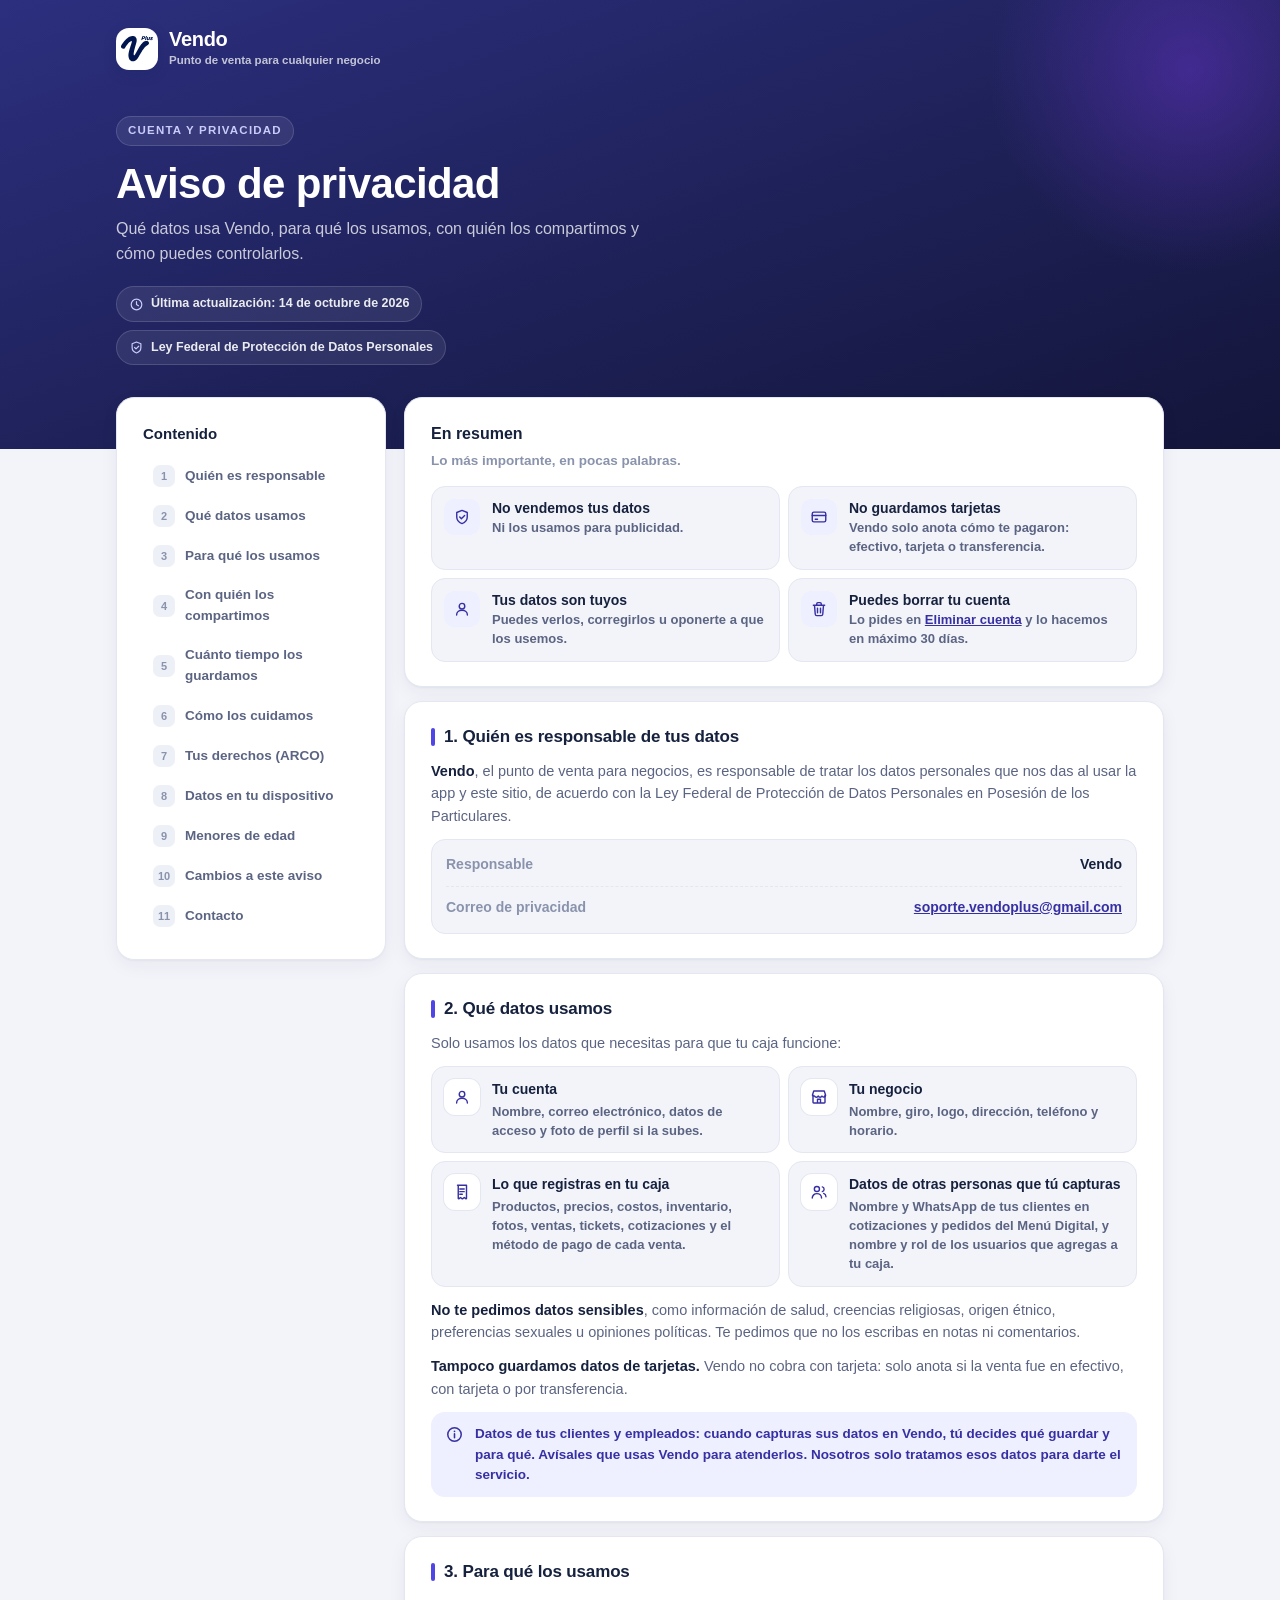
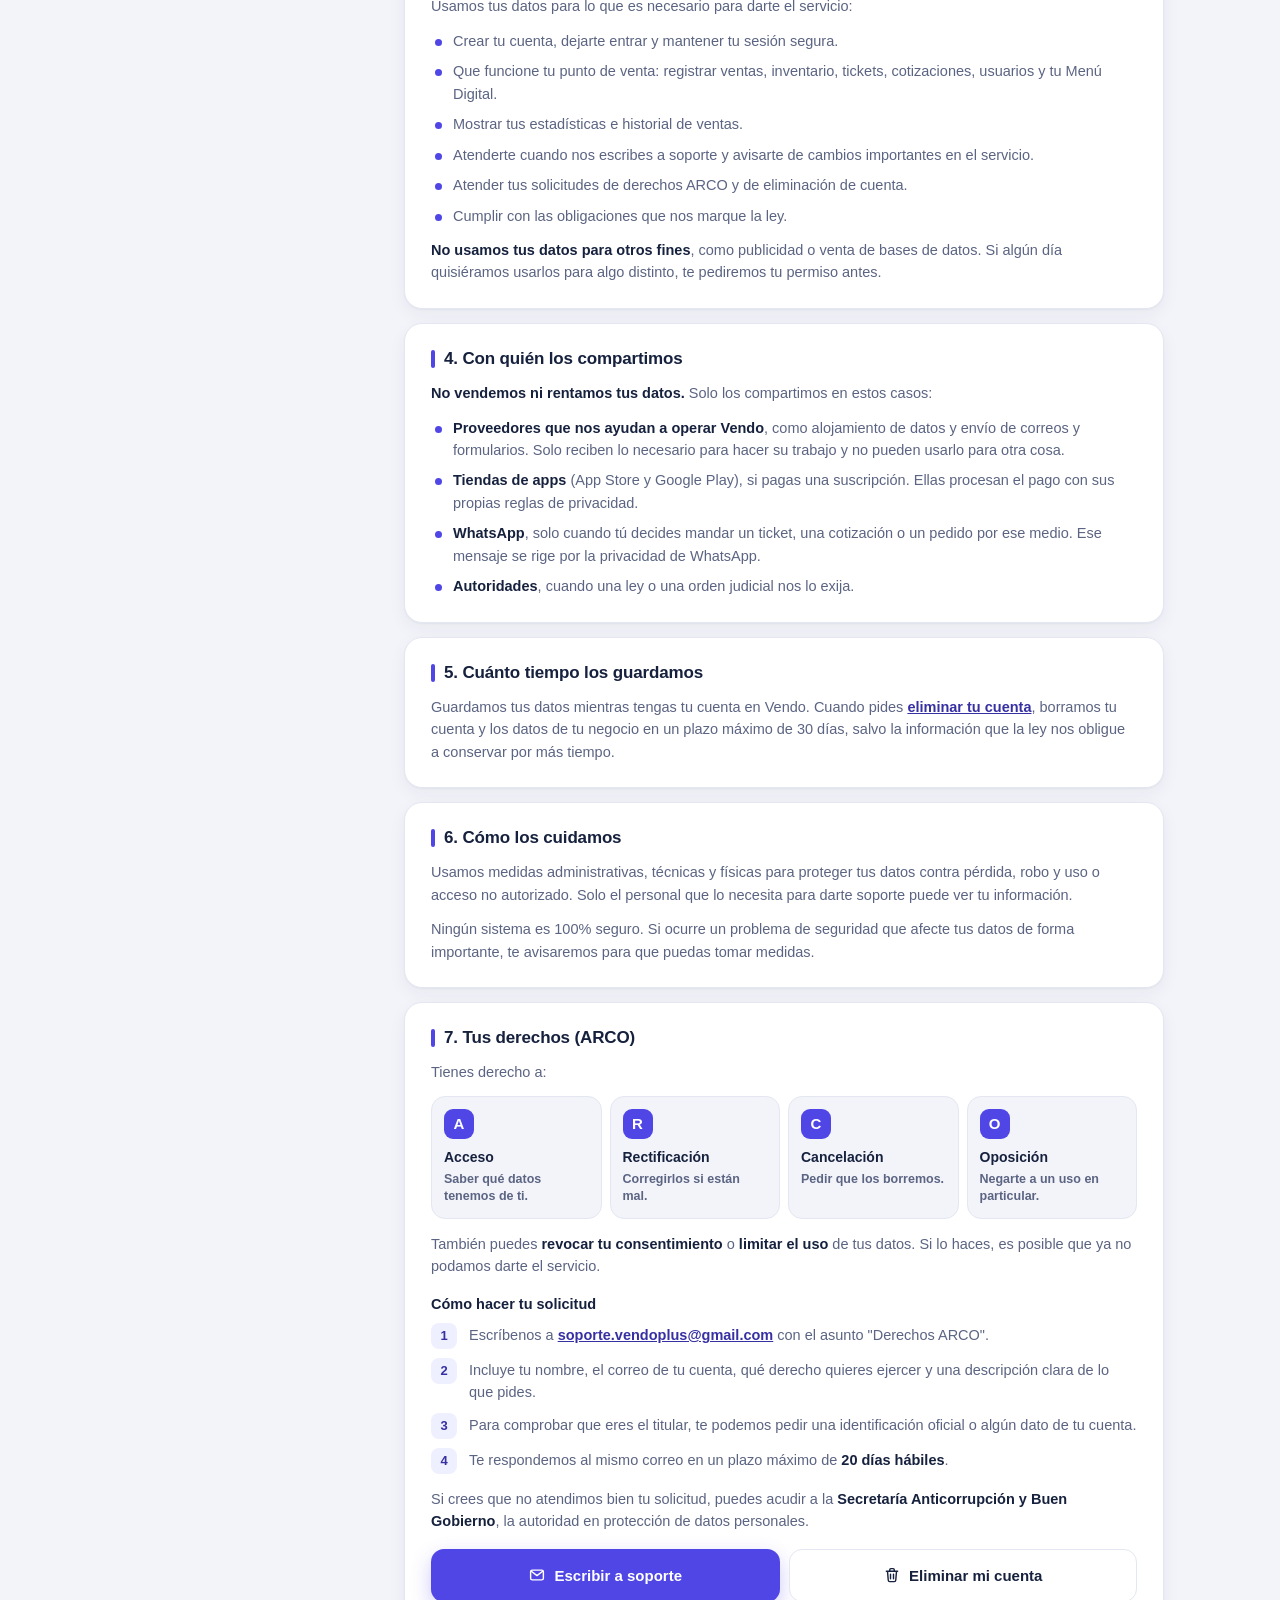
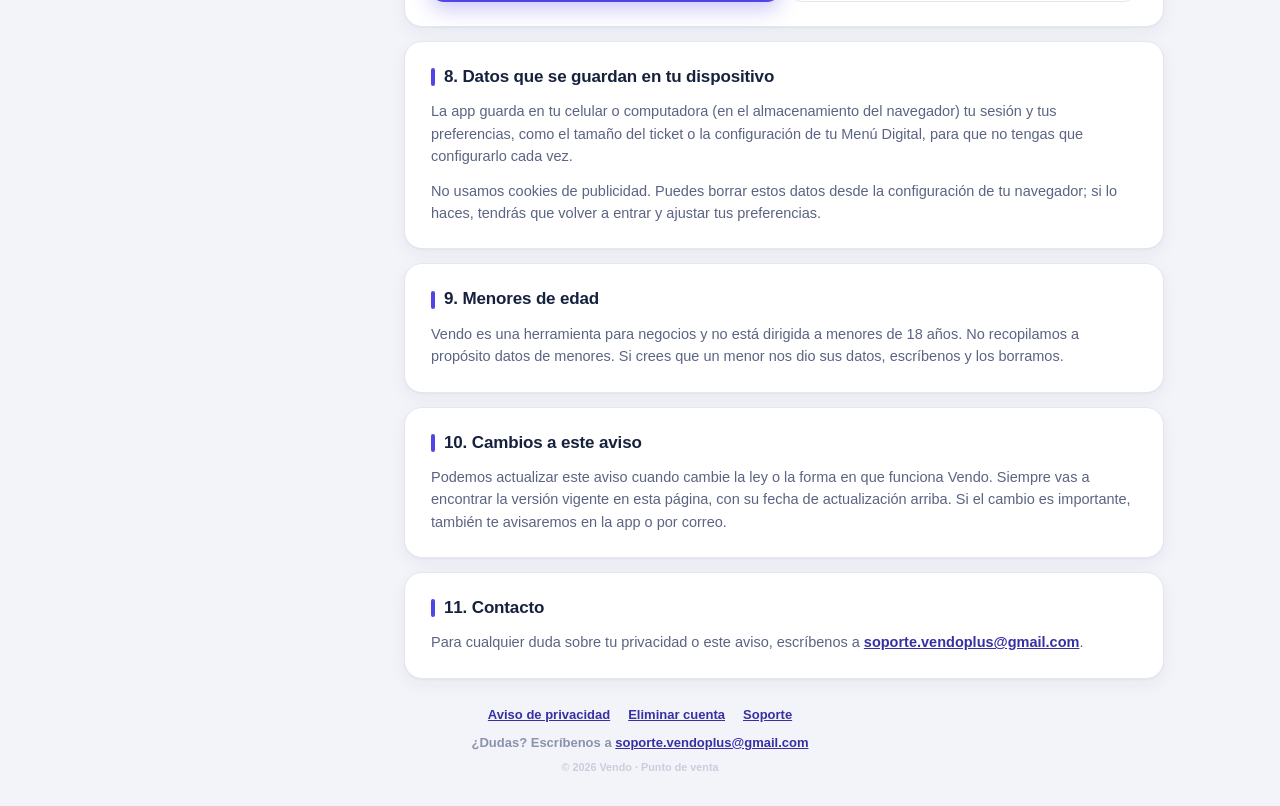
<file: privacidad.html>
<!DOCTYPE html>
<html lang="es-MX">
<head>
<meta charset="UTF-8">
<meta name="viewport" content="width=device-width, initial-scale=1, viewport-fit=cover">
<title>Aviso de privacidad · Vendo</title>
<meta name="description" content="Qué datos usa Vendo, para qué los usamos, con quién los compartimos y cómo puedes ejercer tus derechos ARCO.">
<meta name="theme-color" content="#1C1F52">
<link rel="icon" href="/favicon.ico?v=3" sizes="48x48">
<link rel="icon" type="image/svg+xml" href="/icon.svg?v=3">
<link rel="apple-touch-icon" sizes="180x180" href="/apple-touch-icon.png?v=2">
<style>
  /* Mismos colores, letra y formas que el punto de venta Vendo */
  :root{
    --brand:#4F46E5;
    --brand-2:#7C3AED;
    --brand-soft:#EEEFFF;
    --brand-ink:#3730A3;
    --brand-rgb:79,70,229;

    --bg:#F3F4FA;
    --surface:#FFFFFF;
    --surface-alt:#EEF0F7;
    --ink:#16213E;
    --ink-mid:#5B6482;
    --ink-soft:#8A93AC;
    --ink-faint:#C9CEDD;
    --border:#E4E7F1;
    --danger-bg:#FBEAE8;
    --danger-ink:#B23A2E;

    --radius-card:18px;
    --radius-btn:13px;
    --shadow-card:0 1px 2px rgba(22,33,62,.04), 0 6px 18px rgba(22,33,62,.05);
    --hero:linear-gradient(160deg,#2C2F7E 0%, #1C1F52 62%, #13153A 100%);
    --sans:-apple-system, BlinkMacSystemFont, 'Segoe UI', Roboto, 'Helvetica Neue', Arial, sans-serif;
  }
  *{ box-sizing:border-box; }
  html{ -webkit-text-size-adjust:100%; scroll-behavior:smooth; scroll-padding-top:16px; }
  body{
    margin:0; font-family:var(--sans); background:var(--bg); color:var(--ink);
    -webkit-font-smoothing:antialiased; line-height:1.55;
  }
  a{ color:var(--brand-ink); font-weight:700; }
  svg{ display:block; }
  :focus-visible{ outline:2px solid var(--brand); outline-offset:2px; }
  .wrap{ width:100%; max-width:1080px; margin:0 auto; padding:0 16px; }

  /* ---------- Encabezado ---------- */
  .hero{
    background:var(--hero); color:#fff; position:relative; overflow:hidden;
    padding:calc(18px + env(safe-area-inset-top)) 0 64px;
  }
  .hero::after{
    content:''; position:absolute; right:-120px; top:-140px; width:420px; height:420px; border-radius:50%;
    background:radial-gradient(circle, rgba(124,58,237,.38), rgba(124,58,237,0) 68%); pointer-events:none;
  }
  .hero .wrap{ position:relative; z-index:1; }
  .brand{ display:inline-flex; align-items:center; gap:11px; color:#fff; text-decoration:none; }
  .brand-mark{
    width:42px; height:42px; border-radius:13px; flex-shrink:0;
    background:linear-gradient(135deg, var(--brand), var(--brand-2));
    display:flex; align-items:center; justify-content:center; box-shadow:0 8px 20px rgba(0,0,0,.25);
  }
  .brand-mark svg{ width:22px; height:22px; }
  .brand b{ display:block; font-size:20px; font-weight:800; letter-spacing:-.3px; line-height:1.1; }
  .brand small{ display:block; font-size:11.5px; font-weight:600; opacity:.72; margin-top:2px; }
  .hero-txt{ margin-top:34px; max-width:620px; }
  .eyebrow{
    display:inline-block; font-size:11.5px; font-weight:800; letter-spacing:1.2px; text-transform:uppercase;
    color:#C9CCFB; background:rgba(255,255,255,.08); border:1px solid rgba(255,255,255,.14);
    padding:5px 11px; border-radius:999px;
  }
  .hero h1{ font-size:34px; line-height:1.12; font-weight:800; letter-spacing:-.6px; margin:14px 0 10px; }
  .hero p{ font-size:16px; font-weight:500; color:rgba(255,255,255,.76); margin:0; max-width:540px; }
  .chips{ display:flex; flex-wrap:wrap; gap:8px; margin-top:20px; }
  .chips span{
    display:inline-flex; align-items:center; gap:7px;
    font-size:12.5px; font-weight:700; color:rgba(255,255,255,.9);
    background:rgba(255,255,255,.08); border:1px solid rgba(255,255,255,.14);
    padding:7px 12px; border-radius:999px;
  }
  .chips svg{ width:15px; height:15px; color:#C9CCFB; flex-shrink:0; }

  /* ---------- Distribución ---------- */
  .main{ display:grid; gap:14px; margin-top:-36px; position:relative; z-index:2; }
  .side{ display:grid; gap:14px; min-width:0; }
  .content{ display:grid; gap:14px; min-width:0; }
  .card{
    background:var(--surface); border:1px solid var(--border); border-radius:var(--radius-card);
    box-shadow:var(--shadow-card); padding:20px 18px; min-width:0;
  }

  /* ---------- Índice ---------- */
  .toc summary{
    list-style:none; cursor:pointer; display:flex; align-items:center; justify-content:space-between; gap:12px;
    font-size:15px; font-weight:800;
  }
  .toc summary::-webkit-details-marker{ display:none; }
  .toc summary .chev{ width:18px; height:18px; color:var(--ink-soft); transition:transform .18s ease; }
  .toc[open] summary .chev{ transform:rotate(180deg); }
  .toc ol{ list-style:none; margin:12px 0 0; padding:0; display:grid; gap:2px; counter-reset:toc; }
  .toc li{ counter-increment:toc; }
  .toc a{
    display:flex; align-items:center; gap:10px; padding:8px 10px; border-radius:10px;
    font-size:13.5px; font-weight:700; color:var(--ink-mid); text-decoration:none;
  }
  .toc a::before{
    content:counter(toc); width:22px; height:22px; border-radius:7px; flex-shrink:0;
    display:flex; align-items:center; justify-content:center; font-size:11px; font-weight:800;
    background:var(--surface-alt); color:var(--ink-soft);
  }
  .toc a:hover{ background:var(--bg); color:var(--ink); }
  .toc a.on{ background:var(--brand-soft); color:var(--brand-ink); }
  .toc a.on::before{ background:var(--brand); color:#fff; }

  /* ---------- Resumen ---------- */
  .sum-title{ font-size:16px; font-weight:800; margin:0 0 4px; }
  .sum-sub{ margin:0 0 14px; font-size:13.5px; color:var(--ink-soft); font-weight:600; }
  .sum-grid{ display:grid; grid-template-columns:1fr; gap:8px; }
  .sum{
    display:flex; gap:12px; align-items:flex-start; background:var(--bg); border:1px solid var(--border);
    border-radius:14px; padding:12px;
  }
  .sum b{ display:block; font-size:14px; font-weight:800; color:var(--ink); line-height:1.3; }
  .sum span.t{ display:block; font-size:13px; font-weight:600; color:var(--ink-mid); margin-top:2px; line-height:1.45; }
  .ico{
    width:36px; height:36px; border-radius:11px; background:var(--surface); box-shadow:0 0 0 1px var(--border);
    display:flex; align-items:center; justify-content:center; flex-shrink:0; color:var(--brand-ink);
  }
  .ico svg{ width:18px; height:18px; }
  .ico.solid{ background:var(--brand-soft); box-shadow:none; }

  /* ---------- Secciones ---------- */
  .sec{ scroll-margin-top:16px; }
  .section-title{
    font-size:17px; font-weight:800; color:var(--ink); margin:0 0 12px;
    display:flex; align-items:center; gap:9px; letter-spacing:-.15px; line-height:1.3;
  }
  .section-title::before{ content:''; display:block; width:4px; height:18px; border-radius:3px; background:var(--brand); flex-shrink:0; }
  .sec p{ margin:0 0 12px; font-size:14.5px; color:var(--ink-mid); font-weight:500; }
  .sec p:last-child{ margin-bottom:0; }
  .sec p b, .sec li b{ color:var(--ink); font-weight:700; }
  .sec h3{ font-size:14.5px; font-weight:800; margin:16px 0 8px; color:var(--ink); }

  .list{ list-style:none; margin:0 0 12px; padding:0; display:grid; gap:8px; }
  .list:last-child{ margin-bottom:0; }
  .list li{ position:relative; padding-left:22px; font-size:14.5px; color:var(--ink-mid); font-weight:500; }
  .list li::before{
    content:''; position:absolute; left:4px; top:9px; width:7px; height:7px; border-radius:50%; background:var(--brand);
  }

  .data-grid{ display:grid; grid-template-columns:1fr; gap:8px; margin-bottom:12px; }
  .data{
    display:flex; gap:12px; align-items:flex-start; border:1px solid var(--border); border-radius:14px; padding:12px; background:var(--bg);
  }
  .data b{ display:block; font-size:14px; font-weight:800; color:var(--ink); }
  .data span.t{ display:block; font-size:13px; color:var(--ink-mid); font-weight:600; margin-top:2px; line-height:1.45; }

  .kv{ margin:0; background:var(--bg); border:1px solid var(--border); border-radius:14px; padding:4px 14px; }
  .kv div{ display:flex; justify-content:space-between; gap:16px; padding:10px 0; border-bottom:1px dashed var(--border); font-size:14px; }
  .kv div:last-child{ border-bottom:none; }
  .kv dt{ color:var(--ink-soft); font-weight:700; white-space:nowrap; }
  .kv dd{ margin:0; text-align:right; font-weight:700; color:var(--ink); word-break:break-word; }

  .arco{ display:grid; grid-template-columns:1fr 1fr; gap:8px; margin:4px 0 14px; }
  .arco div{ border:1px solid var(--border); border-radius:14px; padding:12px; background:var(--bg); min-width:0; }
  .arco .letter{
    width:30px; height:30px; border-radius:9px; background:var(--brand); color:#fff; font-weight:800; font-size:15px;
    display:flex; align-items:center; justify-content:center; margin-bottom:8px;
  }
  .arco b{ display:block; font-size:14px; font-weight:800; }
  .arco span.t{ display:block; font-size:12.5px; color:var(--ink-mid); font-weight:600; margin-top:2px; line-height:1.4; }

  .steps{ list-style:none; margin:0 0 14px; padding:0; display:grid; gap:10px; counter-reset:st; }
  .steps li{ counter-increment:st; display:flex; gap:12px; font-size:14.5px; color:var(--ink-mid); font-weight:500; }
  .steps li::before{
    content:counter(st); width:26px; height:26px; border-radius:8px; flex-shrink:0; margin-top:-1px;
    display:flex; align-items:center; justify-content:center; font-size:13px; font-weight:800;
    background:var(--brand-soft); color:var(--brand-ink);
  }

  .note{
    display:flex; gap:11px; align-items:flex-start; margin:12px 0 0;
    background:var(--brand-soft); color:var(--brand-ink); border-radius:14px; padding:12px 14px;
    font-size:13.5px; font-weight:600; line-height:1.5;
  }
  .note svg{ width:19px; height:19px; flex-shrink:0; margin-top:1px; }
  .note b{ color:var(--brand-ink); }

  .btn-row{ display:flex; flex-wrap:wrap; gap:9px; margin-top:16px; }
  .btn{
    display:inline-flex; align-items:center; justify-content:center; gap:8px; flex:1 1 220px;
    border:none; border-radius:var(--radius-btn); padding:14px 18px; font-size:15px; font-weight:800;
    background:var(--surface-alt); color:var(--ink); text-decoration:none; transition:transform .12s ease;
  }
  .btn:active{ transform:scale(.98); }
  .btn svg{ width:18px; height:18px; }
  .btn.primary{ background:var(--brand); color:#fff; box-shadow:0 8px 20px rgba(var(--brand-rgb),.28); }
  .btn.ghost{ background:var(--surface); border:1.5px solid var(--border); color:var(--ink); }

  /* ---------- Pie ---------- */
  .foot{ padding-top:26px; padding-bottom:calc(30px + env(safe-area-inset-bottom)); text-align:center; font-size:13px; color:var(--ink-soft); font-weight:600; }
  .foot nav{ display:flex; justify-content:center; flex-wrap:wrap; gap:6px 18px; margin-bottom:8px; }
  .foot a{ color:var(--brand-ink); }
  .foot small{ display:block; margin-top:6px; color:var(--ink-faint); }

  @media (min-width:600px){
    .card{ padding:22px; }
    .sum-grid, .data-grid{ grid-template-columns:1fr 1fr; }
    .arco{ grid-template-columns:repeat(4, 1fr); }
  }
  @media (min-width:900px){
    .hero{ padding-top:28px; padding-bottom:84px; }
    .hero h1{ font-size:42px; }
    .hero-txt{ margin-top:46px; }
    .main{ grid-template-columns:270px minmax(0,1fr); gap:18px; align-items:start; margin-top:-52px; }
    .side{ position:sticky; top:16px; }
    .toc summary{ pointer-events:none; }
    .toc summary .chev{ display:none; }
    .card{ padding:24px 26px; }
  }
  @media (max-width:380px){
    .hero h1{ font-size:30px; }
  }
  @media print{
    .hero{ background:#fff; color:var(--ink); padding:0 0 10px; }
    .hero::after, .side, .btn-row, .foot nav{ display:none; }
    .hero p, .chips span, .brand small{ color:var(--ink-mid); }
    .eyebrow, .chips span{ border-color:var(--border); background:none; color:var(--ink-mid); }
    .main{ margin-top:0; display:block; }
    .card{ box-shadow:none; border:none; padding:10px 0; break-inside:avoid; }
  }
  @media (prefers-reduced-motion:reduce){
    html{ scroll-behavior:auto; }
    *{ transition:none !important; }
  }
</style>
<style>
/* ===== LOGO NUEVO DE VENDO PLUS (V azul marino sobre blanco) =====
   El cuadrito del logo ahora es blanco y la V va en azul marino #01164F.
   El dibujo es vectorial (SVG): se ve nítido en cualquier tamaño. */
.brand-mark, .auth-brand-mark, #splash .splash-mark, .logo{
  background:#fff !important; color:#01164F;
  box-shadow:0 4px 14px rgba(1,22,79,.16) !important;
}
#splash .splash-mark{ box-shadow:0 14px 34px rgba(1,22,79,.18) !important; }
.brand-mark svg.vp-logo, .auth-brand-mark svg.vp-logo, .logo svg.vp-logo{ width:76% !important; height:auto !important; }
#splash .splash-mark svg.vp-logo{ width:74% !important; height:auto !important; }
</style>
</head>
<body>

<header class="hero">
  <div class="wrap">
    <span class="brand" aria-label="Vendo">
      <span class="brand-mark"><svg class="vp-logo" viewBox="0 0 653 518" xmlns="http://www.w3.org/2000/svg" aria-hidden="true"><path fill="#01164F" fill-rule="evenodd" d="M235 519.3C230 518.8 223.9 517.4 218 515.5C213.2 513.9 204.8 509.7 199.6 506.2C194.8 503 194 502.4 189.5 498.3C179.8 489.7 171 477.4 165.2 464.4C158.5 449.2 154.8 434.2 153 415.4C151.9 404 151.8 396.6 152.4 385.5C152.7 379.1 154.1 365.1 154.9 359.6C155.1 358.2 155.3 356.2 155.5 355C156.6 346.5 160.7 324.7 162.5 317.4C162.6 316.8 163.3 314 164 311.1C166.3 301.2 172 280.4 175.5 269.4C175.9 268.1 176.7 265.5 177.2 263.5C180.1 253.8 183 244.5 190.1 223.2C191.9 217.8 193.6 212.5 193.9 211.5C194.4 209.7 196.1 204.5 205.2 177.4C207.4 170.8 210.1 162.8 211 159.6C212 156.5 213.3 152.4 213.9 150.5C214.5 148.6 215.5 145.2 216.1 142.8C216.8 140.3 217.7 137 218.1 135.4C220.8 125.9 221.8 116.6 220.7 112.5C220 110.2 219.2 108.5 218.1 107.3C215 103.9 209.1 103.6 201.9 106.6C192.4 110.5 182.7 117.4 169.2 129.6C164.4 134 152.4 146.2 148.2 150.9C146.4 153 144 155.7 142.9 156.9C135.7 164.9 123.8 180.5 113.1 195.9C107.7 203.6 103 210.9 96.4 221.6C88 235.4 84 241.6 81.4 244.6C78.8 247.7 74.1 252.2 71.9 253.8C67.5 256.7 61.1 259.3 55.8 260.3C53.5 260.7 51.9 260.8 48.4 260.8C42 260.9 39.5 260.4 32.1 258.2C29.1 257.3 21.7 253.4 17.9 250.7C13.9 247.8 9.8 243.4 6.7 238.8C-0.4 228 -2 217.8 1.3 205C2.7 199.5 5.4 193.2 10.3 184.3C18.8 168.6 28.3 154.6 46 131.6C62.4 110.4 75.3 95.7 94.4 76.6C99.7 71.2 106.1 65.1 108.6 62.9C111.1 60.7 113.9 58.2 114.8 57.4C117.7 54.6 128.4 45.9 133.6 42C152.5 27.9 168.5 18.6 187 11.4C200.9 5.9 215.9 2.4 229.7 1.2C235 0.8 247 1.1 251.2 1.7C264.7 3.8 274.4 7 283.6 12.4C291.1 16.8 298.6 23 303 28.8C307.9 35 311.6 41.1 314 46.8C318.5 57.8 320.3 65.6 321.1 78C322 91.5 321 103.9 317.6 120.4C316.5 125.7 313 140.4 312.4 142.5C312.2 143.1 311.6 145.4 311 147.5C310.4 149.6 309.6 152.7 309.1 154.4C308 157.9 306.7 162.5 305.1 168.4C304.5 170.7 303.3 174.7 302.6 177.2C301.2 181.7 300.2 185.3 299.9 186.4C299.9 186.6 299.2 189 298.4 191.6C297.7 194.2 296.8 197.5 296.4 198.9C296 200.2 295.2 203.2 294.5 205.4C293.3 209.4 292.5 212.1 290.9 218.2C289.4 223.7 288 228.7 287.3 230.9C287 232 285.9 236 284.9 239.9C283.8 243.7 282.3 249.1 281.6 251.8C280.8 254.4 279.9 257.6 279.6 258.9C279.3 260.1 278.5 263.2 277.8 265.8C276 272.1 274.5 277.9 273 284.2C272.3 287.2 271.5 290.8 271.1 292.1C268.9 301.2 268.2 304.6 266 315.4C263.2 329.8 261.3 340.9 260.6 348C260.4 350 260.1 352.8 260 354.1C259.9 355.5 259.6 359.7 259.5 363.5C259 380.8 261.2 392.1 265.9 395.7C267.3 396.7 268.4 397 270.5 397C272 397 272.5 396.9 273.9 396.1C280.8 392.5 286.3 384.3 305 349.9C306.4 347.3 309.2 342.2 311.1 338.6C316.3 329.2 319.1 323.9 321.5 319.4C324.3 314 328.7 305.8 330.7 302.1C332.7 298.6 336.2 292.3 338.9 287.2C340 285.3 341.5 282.4 342.4 281C343.2 279.6 344.9 276.6 346.1 274.4C347.3 272.2 349 269.3 349.8 268C351.5 265.1 354.6 259.7 355.9 257.4C356.4 256.4 358.5 252.8 360.6 249.2C362.7 245.7 365 241.9 365.7 240.8C367.5 237.7 375.1 225.4 377.2 222.1C378.2 220.6 379.7 218.2 380.7 216.8C383.9 211.8 393 198.1 395.5 194.4C401.7 185.4 411.8 171.9 416.6 166C417.4 165 419.1 162.9 420.4 161.4C427.2 152.9 437.8 141.7 446 134.2C457.4 123.8 470.9 114.8 482.1 109.8C490.1 106.3 494.9 104.7 502.2 103.1C508.2 101.9 510.9 101.6 518.6 101.6C526.6 101.6 528.1 101.8 534.2 103.1C540.3 104.5 543.4 105.6 548.4 108.1C556.6 112.3 561.2 116 566 122.4C568.4 125.7 569.7 128.1 570.9 131.6C572.5 136.7 573.2 141.8 572.8 146.1C572.1 152.1 570.9 156.8 568.4 161.9C564.6 169.7 556.8 178.7 548.1 185.3C546.2 186.7 535.5 193.9 531.9 196.1C524.7 200.6 513.9 208.7 504.5 216.8C499.9 220.6 486.2 234.4 481.6 239.6C475.5 246.7 463.7 261.1 460.8 265.2C460.2 266.1 458.7 268.2 457.5 269.8C455.7 272.2 452.2 277 448.1 282.9C446.3 285.5 433.2 305.2 430.2 309.8C428.7 312.2 426.5 315.6 425.2 317.5C424.1 319.4 421.8 323 420.1 325.6C418.5 328.2 416.6 331.3 415.9 332.4C414.1 335.1 412.1 338.3 406.9 346.9C404.5 350.9 401.9 355.1 401.1 356.2C400.4 357.4 399.1 359.6 398.2 361C394.7 366.9 390.1 374.8 388.4 377.8C387.4 379.5 386.2 381.5 385.7 382.4C385.2 383.2 383.7 385.8 382.4 388.2C379.6 393.2 378.3 395.4 375 401.1C373.7 403.3 371.8 406.7 370.7 408.6C369.6 410.5 368.1 413.1 367.4 414.2C366.7 415.4 365.7 417.1 365.2 418C361.2 425.2 359.3 428.4 355 435.1C345.6 450.1 340.4 457.5 331.3 468.6C321.9 480.2 314.4 487.7 303.8 495.9C294.5 503.2 287 507.7 276.9 512.1C267.8 516 261.5 517.8 252.4 518.9C248.7 519.3 238.2 519.6 235 519.3ZM616.1 85.5C606.9 84.8 596.6 80.1 593.8 75.3C592.9 73.7 592.9 71.4 593.8 69.4C594.8 67.5 596.8 65.6 598.7 64.7C600.1 64 600.5 63.9 602 64.1C603.9 64.2 605.2 64.8 609.1 67.2C611.7 68.9 613.5 69.8 616 70.6C617.3 71 618.2 71.1 620.9 71.1C623.7 71.1 624.3 71 625.4 70.5C628.7 69.1 629.4 66 626.8 64.1C626.4 63.7 623.6 62.4 620.7 61.1C614.4 58.4 612.9 57.6 610.5 56.1C606.6 53.6 604.3 50.6 603.3 46.7C602.7 44.4 603 40 603.9 37.4C606.2 30.1 611.8 24.8 619.4 22.7C624.1 21.3 625.1 21.1 629.9 21.2C633.7 21.2 634.9 21.3 637.8 21.8C645.6 23.3 651.2 26.1 653.2 29.5C653.8 30.5 653.9 30.9 653.9 32.6C653.9 34.3 653.8 34.8 653.1 36C651.6 38.9 649.9 40.5 647.3 41C645.4 41.4 643.8 41 641 39.3C636.2 36.5 632.6 35.2 629.2 35.2C627.1 35.2 625.9 35.5 624.7 36.3C622.1 38.1 622.1 41.1 624.7 42.8C625.8 43.5 627.7 44.4 632.5 46.4C642.5 50.5 647.2 55.1 648 61.4C648.3 63.3 648.3 64 647.9 66.2C646.4 75.4 640.3 81.8 630.8 84.2C626 85.4 621.1 85.9 616.1 85.5ZM541.1 85.2C537.2 84.8 534.4 83.4 531.5 80.5C529.7 78.8 529.1 78 528.3 76.2C526.6 72.6 526 69.1 526.5 65.2C526.8 63 528 57.6 530.4 49C531 46.7 531.8 43.9 532.2 42.6C532.5 41.4 533.5 37.7 534.3 34.5C536 27.8 536.5 26.5 538.1 24.9C540.3 22.7 543.1 21.9 547.5 22.1C551.6 22.2 553.7 23.3 555 25.8C556.1 27.9 556 28.9 553.8 37.5C552.7 41.8 551 48 550.1 51.2C548.1 58.3 547.8 60.4 548.2 62.4C548.8 65.3 550.7 67 554 67.5C559 68.3 564.1 65.6 566.4 61.1C567.7 58.7 569 54.1 571.8 43.5C574.1 34.2 575.9 28 576.3 27.1C577.9 23.8 581.5 22 586.7 22C591.1 22 593.8 23.3 595.1 26.1C596.2 28.4 596.2 29.2 594.6 35.4C592.9 42.1 590.2 52 589.2 55.2C587.4 61.4 585.4 68.6 583.6 75.3C583.2 77 582.5 79 582.2 79.7C581.4 81.2 579.6 82.9 577.8 83.7C576.4 84.3 576.2 84.4 572.1 84.4C567.9 84.4 567.8 84.4 566.4 83.6C564.2 82.5 563.4 81.3 563.3 78.9C563.2 76.6 562.9 76.5 561.1 78.3C557.2 82.5 553.1 84.6 547.6 85.2C545.1 85.5 543.4 85.5 541.1 85.2ZM422.4 84.4C420.1 84 418.9 83.3 417.6 81.9C415.8 80 415.5 77.5 416.7 73.7C417.8 70.3 419.1 65.7 420.2 61C420.8 58.7 421.7 55.4 422.2 53.5C422.8 51.6 423.7 48.2 424.4 45.9C425 43.5 426.1 39.5 426.9 37C427.6 34.5 428.5 31.3 428.8 30C432.6 16 434.4 9.9 434.9 8.9C435.8 7.3 437.7 5.6 439.7 4.7L441.4 3.9L456.9 3.9L472.4 3.9L475.5 4.6C481.8 6 485.2 7.6 488.9 11.1C491.9 13.9 493.9 17 495.1 20.9C495.6 22.5 495.8 23.6 495.9 26.3C496.1 30.6 495.8 33.4 494.6 37.1C491.5 47 484 54.1 472.9 58C466.3 60.2 463.8 60.5 451.5 60.5C446.2 60.5 442.3 60.6 442 60.7C441.8 60.9 441.4 61.3 441.3 61.7C441 62.5 437.5 74.8 437 76.8C436.5 78.9 435.9 80.2 434.5 81.6C433 83.2 431.1 84.1 428.4 84.5C426 84.8 424.6 84.8 422.4 84.4ZM498.4 84.5C495.3 84.2 492.6 82.4 491.6 80.1C491.1 78.9 491.2 76.2 491.7 74.1C492 73.2 492.8 70.2 493.5 67.5C494.2 64.8 495 61.7 495.4 60.6C496.7 56.3 497.6 52.9 499.2 46.4C500.2 42.7 501.3 38.4 501.7 37C502.2 35.6 503.2 31.7 504.1 28.4C505 25.1 506.3 20.6 506.9 18.5C507.5 16.4 508.4 12.9 509 10.8C510.6 4.8 511.5 3.3 514.1 1.8C516.2 0.6 518.2 0.2 521.5 0.3C524.9 0.5 526.3 0.9 527.9 2.3C529.6 3.8 530.1 5 530.1 7.4C530.1 9.4 530 9.9 526.5 22.2C526.1 23.7 525 27.6 524.1 31C523.2 34.4 521.8 39.7 520.9 42.8C520 45.8 518.9 49.7 518.5 51.4C518.1 53 516.9 57.2 516 60.6C515 64 513.6 69.2 512.9 72.2C512.1 75.2 511.2 78.2 510.9 78.9C510.1 80.6 508.4 82.5 506.8 83.3C504.9 84.4 501.5 84.8 498.4 84.5ZM463.4 42.5C469.9 40.4 473.8 35.9 473.8 30.5C473.8 26.9 472.1 24.2 468.9 22.7C466.6 21.7 465.3 21.5 458.8 21.5C453.4 21.5 453 21.5 452.5 22C452.2 22.3 451.9 22.8 451.9 23.2C451.5 24.8 448.4 36.6 447.8 39C446.9 42.2 446.8 42.7 447.6 43C447.9 43.1 451 43.2 454.9 43.2C461.1 43.1 461.8 43 463.4 42.5Z"/></svg></span>
      <span><b>Vendo</b><small>Punto de venta para cualquier negocio</small></span>
    </span>

    <div class="hero-txt">
      <span class="eyebrow">Cuenta y privacidad</span>
      <h1>Aviso de privacidad</h1>
      <p>Qué datos usa Vendo, para qué los usamos, con quién los compartimos y cómo puedes controlarlos.</p>
      <div class="chips">
        <span><svg viewBox="0 0 24 24" fill="none" aria-hidden="true"><circle cx="12" cy="12" r="8.5" stroke="currentColor" stroke-width="1.9"/><path d="M12 7.2V12l3.1 2" stroke="currentColor" stroke-width="1.9" stroke-linecap="round" stroke-linejoin="round"/></svg>Última actualización: 14 de octubre de 2026</span>
        <span><svg viewBox="0 0 24 24" fill="none" aria-hidden="true"><path d="M12 3.2 5 6v6c0 4.2 3 7.4 7 8.8 4-1.4 7-4.6 7-8.8V6l-7-2.8Z" stroke="currentColor" stroke-width="1.9" stroke-linejoin="round"/><path d="m9 12 2.2 2.2L15.5 10" stroke="currentColor" stroke-width="1.9" stroke-linecap="round" stroke-linejoin="round"/></svg>Ley Federal de Protección de Datos Personales</span>
      </div>
    </div>
  </div>
</header>

<main class="wrap main">

  <!-- Índice -->
  <aside class="side">
    <details class="card toc" id="toc" open>
      <summary>Contenido
        <svg class="chev" viewBox="0 0 24 24" fill="none" aria-hidden="true"><path d="m6 9 6 6 6-6" stroke="currentColor" stroke-width="2.2" stroke-linecap="round" stroke-linejoin="round"/></svg>
      </summary>
      <ol>
        <li><a href="#responsable">Quién es responsable</a></li>
        <li><a href="#datos">Qué datos usamos</a></li>
        <li><a href="#finalidades">Para qué los usamos</a></li>
        <li><a href="#compartir">Con quién los compartimos</a></li>
        <li><a href="#conservacion">Cuánto tiempo los guardamos</a></li>
        <li><a href="#seguridad">Cómo los cuidamos</a></li>
        <li><a href="#derechos">Tus derechos (ARCO)</a></li>
        <li><a href="#dispositivo">Datos en tu dispositivo</a></li>
        <li><a href="#menores">Menores de edad</a></li>
        <li><a href="#cambios">Cambios a este aviso</a></li>
        <li><a href="#contacto">Contacto</a></li>
      </ol>
    </details>
  </aside>

  <div class="content">

    <!-- Resumen -->
    <section class="card" aria-labelledby="t-sum">
      <h2 class="sum-title" id="t-sum">En resumen</h2>
      <p class="sum-sub">Lo más importante, en pocas palabras.</p>
      <div class="sum-grid">
        <div class="sum">
          <span class="ico solid"><svg viewBox="0 0 24 24" fill="none" aria-hidden="true"><path d="M12 3.2 5 6v6c0 4.2 3 7.4 7 8.8 4-1.4 7-4.6 7-8.8V6l-7-2.8Z" stroke="currentColor" stroke-width="1.9" stroke-linejoin="round"/><path d="m9 12 2.2 2.2L15.5 10" stroke="currentColor" stroke-width="1.9" stroke-linecap="round" stroke-linejoin="round"/></svg></span>
          <span><b>No vendemos tus datos</b><span class="t">Ni los usamos para publicidad.</span></span>
        </div>
        <div class="sum">
          <span class="ico solid"><svg viewBox="0 0 24 24" fill="none" aria-hidden="true"><rect x="3" y="5.5" width="18" height="13" rx="2.2" stroke="currentColor" stroke-width="1.9"/><path d="M3 10h18M7 15h3" stroke="currentColor" stroke-width="1.9" stroke-linecap="round"/></svg></span>
          <span><b>No guardamos tarjetas</b><span class="t">Vendo solo anota cómo te pagaron: efectivo, tarjeta o transferencia.</span></span>
        </div>
        <div class="sum">
          <span class="ico solid"><svg viewBox="0 0 24 24" fill="none" aria-hidden="true"><circle cx="12" cy="8.2" r="3.7" stroke="currentColor" stroke-width="1.9"/><path d="M4.8 20c0-3.9 3.2-6.4 7.2-6.4s7.2 2.5 7.2 6.4" stroke="currentColor" stroke-width="1.9" stroke-linecap="round"/></svg></span>
          <span><b>Tus datos son tuyos</b><span class="t">Puedes verlos, corregirlos u oponerte a que los usemos.</span></span>
        </div>
        <div class="sum">
          <span class="ico solid"><svg viewBox="0 0 24 24" fill="none" aria-hidden="true"><path d="M4.5 7h15M10 11v6M14 11v6M6 7l1 12a2 2 0 0 0 2 1.8h6a2 2 0 0 0 2-1.8L18 7M9 7V5a1.5 1.5 0 0 1 1.5-1.5h3A1.5 1.5 0 0 1 15 5v2" stroke="currentColor" stroke-width="1.9" stroke-linecap="round" stroke-linejoin="round"/></svg></span>
          <span><b>Puedes borrar tu cuenta</b><span class="t">Lo pides en <a href="../eliminar-cuenta/">Eliminar cuenta</a> y lo hacemos en máximo 30 días.</span></span>
        </div>
      </div>
    </section>

    <!-- 1 -->
    <section class="card sec" id="responsable">
      <h2 class="section-title">1. Quién es responsable de tus datos</h2>
      <p><b>Vendo</b>, el punto de venta para negocios, es responsable de tratar los datos personales que nos das al usar la app y este sitio, de acuerdo con la Ley Federal de Protección de Datos Personales en Posesión de los Particulares.</p>
      <dl class="kv">
        <div><dt>Responsable</dt><dd>Vendo</dd></div>
        <!-- Agrega aquí tu nombre o razón social y tu domicilio. Quita los signos de comentario para que aparezcan:
        <div><dt>Razón social</dt><dd>Tu nombre o el de tu empresa</dd></div>
        <div><dt>Domicilio</dt><dd>Calle, número, colonia, ciudad, estado, C.P.</dd></div>
        -->
        <div><dt>Correo de privacidad</dt><dd><a href="mailto:soporte.vendoplus@gmail.com">soporte.vendoplus@gmail.com</a></dd></div>
      </dl>
    </section>

    <!-- 2 -->
    <section class="card sec" id="datos">
      <h2 class="section-title">2. Qué datos usamos</h2>
      <p>Solo usamos los datos que necesitas para que tu caja funcione:</p>
      <div class="data-grid">
        <div class="data">
          <span class="ico"><svg viewBox="0 0 24 24" fill="none" aria-hidden="true"><circle cx="12" cy="8.2" r="3.7" stroke="currentColor" stroke-width="1.9"/><path d="M4.8 20c0-3.9 3.2-6.4 7.2-6.4s7.2 2.5 7.2 6.4" stroke="currentColor" stroke-width="1.9" stroke-linecap="round"/></svg></span>
          <span><b>Tu cuenta</b><span class="t">Nombre, correo electrónico, datos de acceso y foto de perfil si la subes.</span></span>
        </div>
        <div class="data">
          <span class="ico"><svg viewBox="0 0 24 24" fill="none" aria-hidden="true"><path d="M4 9.5V19a1 1 0 0 0 1 1h14a1 1 0 0 0 1-1V9.5" stroke="currentColor" stroke-width="1.9" stroke-linecap="round"/><path d="M3.2 9.5 5 4h14l1.8 5.5a2.6 2.6 0 0 1-4.9 1.2 2.6 2.6 0 0 1-4.9 0 2.6 2.6 0 0 1-4.9 0 2.6 2.6 0 0 1-2.9-1.2Z" stroke="currentColor" stroke-width="1.9" stroke-linejoin="round"/><path d="M10 20v-5h4v5" stroke="currentColor" stroke-width="1.9" stroke-linejoin="round"/></svg></span>
          <span><b>Tu negocio</b><span class="t">Nombre, giro, logo, dirección, teléfono y horario.</span></span>
        </div>
        <div class="data">
          <span class="ico"><svg viewBox="0 0 24 24" fill="none" aria-hidden="true"><path d="M6 3h12v17.2c0 .6-.6 1-1.1.7L15 19.4l-1.9 1.5a1 1 0 0 1-1.2 0L10 19.4l-1.9 1.5c-.5.3-1.1-.1-1.1-.7V3Z" stroke="currentColor" stroke-width="1.9" stroke-linejoin="round"/><path d="M9 8h6M9 11.5h6M9 15h3.5" stroke="currentColor" stroke-width="1.7" stroke-linecap="round"/></svg></span>
          <span><b>Lo que registras en tu caja</b><span class="t">Productos, precios, costos, inventario, fotos, ventas, tickets, cotizaciones y el método de pago de cada venta.</span></span>
        </div>
        <div class="data">
          <span class="ico"><svg viewBox="0 0 24 24" fill="none" aria-hidden="true"><circle cx="9.2" cy="8" r="3.4" stroke="currentColor" stroke-width="1.9"/><path d="M3 20c0-3.4 2.8-5.8 6.2-5.8S15.4 16.6 15.4 20" stroke="currentColor" stroke-width="1.9" stroke-linecap="round"/><path d="M16.4 5.2a3.2 3.2 0 0 1 0 6.2M18.2 13.9c1.9.8 3.1 2.4 3.1 4.5" stroke="currentColor" stroke-width="1.8" stroke-linecap="round"/></svg></span>
          <span><b>Datos de otras personas que tú capturas</b><span class="t">Nombre y WhatsApp de tus clientes en cotizaciones y pedidos del Menú Digital, y nombre y rol de los usuarios que agregas a tu caja.</span></span>
        </div>
      </div>
      <p><b>No te pedimos datos sensibles</b>, como información de salud, creencias religiosas, origen étnico, preferencias sexuales u opiniones políticas. Te pedimos que no los escribas en notas ni comentarios.</p>
      <p><b>Tampoco guardamos datos de tarjetas.</b> Vendo no cobra con tarjeta: solo anota si la venta fue en efectivo, con tarjeta o por transferencia.</p>
      <div class="note">
        <svg viewBox="0 0 24 24" fill="none" aria-hidden="true"><circle cx="12" cy="12" r="8.5" stroke="currentColor" stroke-width="1.9"/><path d="M12 11v5.2" stroke="currentColor" stroke-width="2" stroke-linecap="round"/><circle cx="12" cy="7.9" r="1.1" fill="currentColor"/></svg>
        <span><b>Datos de tus clientes y empleados:</b> cuando capturas sus datos en Vendo, tú decides qué guardar y para qué. Avísales que usas Vendo para atenderlos. Nosotros solo tratamos esos datos para darte el servicio.</span>
      </div>
    </section>

    <!-- 3 -->
    <section class="card sec" id="finalidades">
      <h2 class="section-title">3. Para qué los usamos</h2>
      <p>Usamos tus datos para lo que es necesario para darte el servicio:</p>
      <ul class="list">
        <li>Crear tu cuenta, dejarte entrar y mantener tu sesión segura.</li>
        <li>Que funcione tu punto de venta: registrar ventas, inventario, tickets, cotizaciones, usuarios y tu Menú Digital.</li>
        <li>Mostrar tus estadísticas e historial de ventas.</li>
        <li>Atenderte cuando nos escribes a soporte y avisarte de cambios importantes en el servicio.</li>
        <li>Atender tus solicitudes de derechos ARCO y de eliminación de cuenta.</li>
        <li>Cumplir con las obligaciones que nos marque la ley.</li>
      </ul>
      <p><b>No usamos tus datos para otros fines</b>, como publicidad o venta de bases de datos. Si algún día quisiéramos usarlos para algo distinto, te pediremos tu permiso antes.</p>
    </section>

    <!-- 4 -->
    <section class="card sec" id="compartir">
      <h2 class="section-title">4. Con quién los compartimos</h2>
      <p><b>No vendemos ni rentamos tus datos.</b> Solo los compartimos en estos casos:</p>
      <ul class="list">
        <li><b>Proveedores que nos ayudan a operar Vendo</b>, como alojamiento de datos y envío de correos y formularios. Solo reciben lo necesario para hacer su trabajo y no pueden usarlo para otra cosa.</li>
        <li><b>Tiendas de apps</b> (App Store y Google Play), si pagas una suscripción. Ellas procesan el pago con sus propias reglas de privacidad.</li>
        <li><b>WhatsApp</b>, solo cuando tú decides mandar un ticket, una cotización o un pedido por ese medio. Ese mensaje se rige por la privacidad de WhatsApp.</li>
        <li><b>Autoridades</b>, cuando una ley o una orden judicial nos lo exija.</li>
      </ul>
    </section>

    <!-- 5 -->
    <section class="card sec" id="conservacion">
      <h2 class="section-title">5. Cuánto tiempo los guardamos</h2>
      <p>Guardamos tus datos mientras tengas tu cuenta en Vendo. Cuando pides <a href="../eliminar-cuenta/">eliminar tu cuenta</a>, borramos tu cuenta y los datos de tu negocio en un plazo máximo de 30 días, salvo la información que la ley nos obligue a conservar por más tiempo.</p>
    </section>

    <!-- 6 -->
    <section class="card sec" id="seguridad">
      <h2 class="section-title">6. Cómo los cuidamos</h2>
      <p>Usamos medidas administrativas, técnicas y físicas para proteger tus datos contra pérdida, robo y uso o acceso no autorizado. Solo el personal que lo necesita para darte soporte puede ver tu información.</p>
      <p>Ningún sistema es 100% seguro. Si ocurre un problema de seguridad que afecte tus datos de forma importante, te avisaremos para que puedas tomar medidas.</p>
    </section>

    <!-- 7 -->
    <section class="card sec" id="derechos">
      <h2 class="section-title">7. Tus derechos (ARCO)</h2>
      <p>Tienes derecho a:</p>
      <div class="arco">
        <div><span class="letter">A</span><b>Acceso</b><span class="t">Saber qué datos tenemos de ti.</span></div>
        <div><span class="letter">R</span><b>Rectificación</b><span class="t">Corregirlos si están mal.</span></div>
        <div><span class="letter">C</span><b>Cancelación</b><span class="t">Pedir que los borremos.</span></div>
        <div><span class="letter">O</span><b>Oposición</b><span class="t">Negarte a un uso en particular.</span></div>
      </div>
      <p>También puedes <b>revocar tu consentimiento</b> o <b>limitar el uso</b> de tus datos. Si lo haces, es posible que ya no podamos darte el servicio.</p>
      <h3>Cómo hacer tu solicitud</h3>
      <ol class="steps">
        <li><span>Escríbenos a <a href="mailto:soporte.vendoplus@gmail.com">soporte.vendoplus@gmail.com</a> con el asunto "Derechos ARCO".</span></li>
        <li><span>Incluye tu nombre, el correo de tu cuenta, qué derecho quieres ejercer y una descripción clara de lo que pides.</span></li>
        <li><span>Para comprobar que eres el titular, te podemos pedir una identificación oficial o algún dato de tu cuenta.</span></li>
        <li><span>Te respondemos al mismo correo en un plazo máximo de <b>20 días hábiles</b>.</span></li>
      </ol>
      <p>Si crees que no atendimos bien tu solicitud, puedes acudir a la <b>Secretaría Anticorrupción y Buen Gobierno</b>, la autoridad en protección de datos personales.</p>
      <div class="btn-row">
        <a class="btn primary" href="mailto:soporte.vendoplus@gmail.com?subject=Derechos%20ARCO&amp;body=Nombre%3A%20%0ACorreo%20de%20mi%20cuenta%3A%20%0ADerecho%20que%20quiero%20ejercer%20(Acceso%2C%20Rectificaci%C3%B3n%2C%20Cancelaci%C3%B3n%20u%20Oposici%C3%B3n)%3A%20%0ALo%20que%20pido%3A%20">
          <svg viewBox="0 0 24 24" fill="none" aria-hidden="true"><rect x="3.5" y="5.5" width="17" height="13" rx="2.2" stroke="currentColor" stroke-width="1.9"/><path d="m4.5 7 7.5 5.8L19.5 7" stroke="currentColor" stroke-width="1.9" stroke-linecap="round" stroke-linejoin="round"/></svg>
          Escribir a soporte
        </a>
        <a class="btn ghost" href="../eliminar-cuenta/">
          <svg viewBox="0 0 24 24" fill="none" aria-hidden="true"><path d="M4.5 7h15M10 11v6M14 11v6M6 7l1 12a2 2 0 0 0 2 1.8h6a2 2 0 0 0 2-1.8L18 7M9 7V5a1.5 1.5 0 0 1 1.5-1.5h3A1.5 1.5 0 0 1 15 5v2" stroke="currentColor" stroke-width="1.9" stroke-linecap="round" stroke-linejoin="round"/></svg>
          Eliminar mi cuenta
        </a>
      </div>
    </section>

    <!-- 8 -->
    <section class="card sec" id="dispositivo">
      <h2 class="section-title">8. Datos que se guardan en tu dispositivo</h2>
      <p>La app guarda en tu celular o computadora (en el almacenamiento del navegador) tu sesión y tus preferencias, como el tamaño del ticket o la configuración de tu Menú Digital, para que no tengas que configurarlo cada vez.</p>
      <p>No usamos cookies de publicidad. Puedes borrar estos datos desde la configuración de tu navegador; si lo haces, tendrás que volver a entrar y ajustar tus preferencias.</p>
    </section>

    <!-- 9 -->
    <section class="card sec" id="menores">
      <h2 class="section-title">9. Menores de edad</h2>
      <p>Vendo es una herramienta para negocios y no está dirigida a menores de 18 años. No recopilamos a propósito datos de menores. Si crees que un menor nos dio sus datos, escríbenos y los borramos.</p>
    </section>

    <!-- 10 -->
    <section class="card sec" id="cambios">
      <h2 class="section-title">10. Cambios a este aviso</h2>
      <p>Podemos actualizar este aviso cuando cambie la ley o la forma en que funciona Vendo. Siempre vas a encontrar la versión vigente en esta página, con su fecha de actualización arriba. Si el cambio es importante, también te avisaremos en la app o por correo.</p>
    </section>

    <!-- 11 -->
    <section class="card sec" id="contacto">
      <h2 class="section-title">11. Contacto</h2>
      <p>Para cualquier duda sobre tu privacidad o este aviso, escríbenos a <a href="mailto:soporte.vendoplus@gmail.com">soporte.vendoplus@gmail.com</a>.</p>
    </section>
  </div>
</main>

<footer class="wrap foot">
  <nav aria-label="Páginas de Vendo">
    <a href="./">Aviso de privacidad</a>
    <a href="../eliminar-cuenta/">Eliminar cuenta</a>
    <a href="mailto:soporte.vendoplus@gmail.com">Soporte</a>
  </nav>
  ¿Dudas? Escríbenos a <a href="mailto:soporte.vendoplus@gmail.com">soporte.vendoplus@gmail.com</a>
  <small>© <span id="year">2026</span> Vendo · Punto de venta</small>
</footer>

<script>
(function(){
  document.getElementById('year').textContent = new Date().getFullYear();

  /* En el celular el índice empieza cerrado; en PC siempre abierto */
  var toc = document.getElementById('toc');
  var pc = window.matchMedia('(min-width:900px)');
  function ajustar(){ toc.open = pc.matches; }
  ajustar();
  if(pc.addEventListener) pc.addEventListener('change', ajustar); else if(pc.addListener) pc.addListener(ajustar);
  toc.querySelectorAll('a').forEach(function(a){
    a.addEventListener('click', function(){ if(!pc.matches) toc.open = false; });
  });

  /* Marca en el índice la sección que estás leyendo */
  if(!('IntersectionObserver' in window)) return;
  var links = {};
  toc.querySelectorAll('a').forEach(function(a){ links[a.getAttribute('href').slice(1)] = a; });
  var visibles = {};
  var io = new IntersectionObserver(function(entries){
    entries.forEach(function(e){ visibles[e.target.id] = e.isIntersecting ? e.boundingClientRect.top : null; });
    var mejor = null, top = Infinity;
    Object.keys(visibles).forEach(function(id){ var t = visibles[id]; if(t !== null && t < top){ top = t; mejor = id; } });
    Object.keys(links).forEach(function(id){ links[id].classList.toggle('on', id === mejor); });
  }, { rootMargin:'-10% 0px -55% 0px' });
  document.querySelectorAll('.sec').forEach(function(s){ io.observe(s); });
})();
</script>
</body>
</html>
</file>
